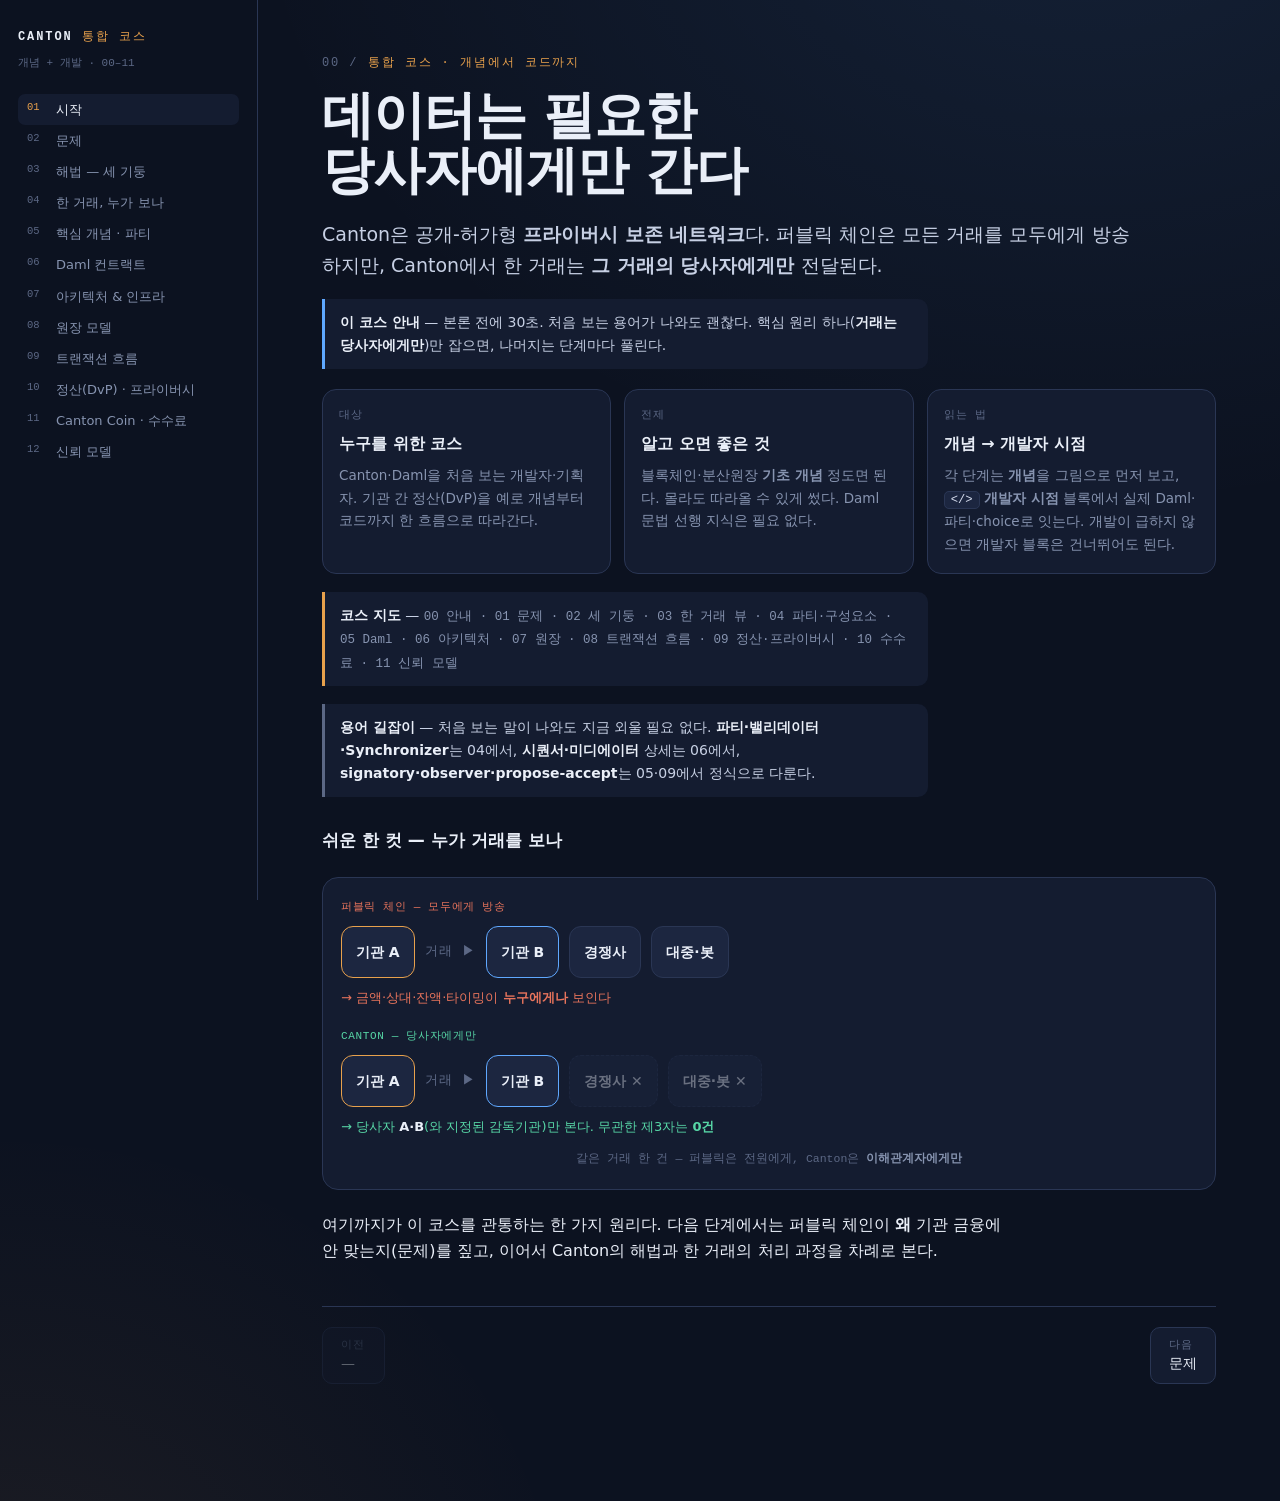
<file: wiki/course/index.html>
<!doctype html>
<html lang="ko">
<head>
<meta charset="utf-8">
<meta name="viewport" content="width=device-width, initial-scale=1">
<meta name="description" content="Canton Network 통합 코스 — 개념부터 코드까지 한 흐름으로(클릭형 DvP·신뢰모델·아키텍처).">
<title>Canton 통합 코스 — 개념 + 개발</title>
</head>
<body>
<style>
  :root{
    --ink:#0C1220; --surface:#141C30; --surface2:#1C2640; --line:#2A3654;
    --text:#EAEFF8; --muted:#8794B0; --faint:#5C6885;
    --a:#E8A14C; --b:#5FA8FF; --sealed:#404C6B; --ok:#57D6A6; --warn:#E8745C; --dev:#7FD1FF;
    --mono:ui-monospace,"SF Mono",SFMono-Regular,Menlo,Consolas,monospace;
    --sans:-apple-system,BlinkMacSystemFont,"Segoe UI",system-ui,Roboto,"Helvetica Neue",Arial,sans-serif;
  }
  *{box-sizing:border-box} html,body{margin:0}
  body{background:radial-gradient(120% 80% at 85% -10%,rgba(95,168,255,.10),transparent 55%),radial-gradient(90% 70% at 0% 110%,rgba(232,161,76,.08),transparent 50%),var(--ink); color:var(--text); font-family:var(--sans); -webkit-font-smoothing:antialiased; line-height:1.64}
  a{color:var(--b)}
  .wrap{display:grid; grid-template-columns:258px 1fr; min-height:100vh; max-width:1340px; margin:0 auto}

  .rail{border-right:1px solid var(--line); padding:28px 18px 40px; position:sticky; top:0; align-self:start; height:100vh; overflow:auto}
  .brand{font-family:var(--mono); font-size:12px; letter-spacing:.16em; color:var(--a); text-transform:uppercase} .brand b{color:var(--text); font-weight:600}
  .brand-sub{font-family:var(--mono); font-size:11px; color:var(--faint); margin-top:6px}
  .steps{list-style:none; margin:22px 0 0; padding:0; counter-reset:s}
  .steps button{width:100%; text-align:left; background:none; border:0; color:var(--muted); font-family:var(--sans); font-size:13px; padding:7px 9px 7px 38px; position:relative; border-radius:7px; cursor:pointer; line-height:1.32}
  .steps button::before{counter-increment:s; content:counter(s,decimal-leading-zero); position:absolute; left:9px; top:7px; font-family:var(--mono); font-size:10.5px; color:var(--faint)}
  .steps button:hover,.steps button[aria-current="true"]{color:var(--text); background:var(--surface)}
  .steps button[aria-current="true"]::before{color:var(--a)} .steps button[data-done="1"]::before{color:var(--ok)}
  .rail-foot{font-family:var(--mono); font-size:10px; color:var(--faint); margin-top:22px; line-height:1.7}

  .stage-area{padding:54px clamp(22px,5vw,76px) 120px; min-width:0}
  .stage{display:none; animation:rise .4s ease both} .stage.active{display:block}
  @keyframes rise{from{opacity:0; transform:translateY(10px)} to{opacity:1; transform:none}}
  .eyebrow{font-family:var(--mono); font-size:12px; letter-spacing:.16em; text-transform:uppercase; color:var(--a)} .eyebrow .n{color:var(--faint)}
  h1{font-size:clamp(30px,4.6vw,52px); line-height:1.07; letter-spacing:-.02em; margin:14px 0 0; font-weight:680}
  h2{font-size:clamp(23px,3.3vw,34px); line-height:1.13; letter-spacing:-.015em; margin:12px 0 0; font-weight:660}
  h3.sub{font-size:17px; font-weight:640; margin:30px 0 0; color:var(--text)}
  .lede{font-size:clamp(16px,1.7vw,19px); color:#C7D0E4; max-width:68ch; margin:20px 0 0}
  .body{margin-top:22px} .body p{max-width:68ch; color:#C2CBE0; margin:14px 0 0} .body p b{color:var(--text); font-weight:620}
  .body ul{max-width:68ch; margin:12px 0 0; padding-left:20px; color:#C2CBE0} .body li{margin:7px 0} .body li b{color:var(--text)}
  .k{font-family:var(--mono); font-size:.9em; background:var(--surface2); border:1px solid var(--line); padding:1px 6px; border-radius:5px; color:#D7DEEF}
  abbr[title]{text-decoration:underline dotted; text-decoration-color:var(--faint); text-underline-offset:3px; cursor:help}
  .tip-pop{position:absolute; z-index:60; max-width:300px; background:var(--surface2); color:var(--text); border:1px solid var(--line); border-radius:9px; padding:9px 12px; font-size:12.5px; line-height:1.5; box-shadow:0 8px 28px rgba(0,0,0,.45)}
  .note{max-width:68ch; margin:18px 0 0; padding:12px 15px; border-left:3px solid var(--a); background:var(--surface); border-radius:0 10px 10px 0; font-size:14px; color:#C7D0E4} .note b{color:var(--text)}
  .gtbl{width:100%; border-collapse:collapse; margin-top:14px; font-size:13px} .gtbl th,.gtbl td{border:1px solid var(--line); padding:8px 12px; text-align:left; vertical-align:top} .gtbl th{background:var(--surface2); color:var(--muted); font-family:var(--mono); font-size:11.5px; font-weight:600; letter-spacing:.04em} .gtbl td{color:#C2CBE0} .gtbl td b{color:var(--text)} .gtbl td .k{font-family:var(--mono); font-size:.92em; color:var(--dev)}

  .cards{display:grid; gap:13px; margin-top:20px} .c3{grid-template-columns:repeat(3,1fr)} .c2{grid-template-columns:repeat(2,1fr)}
  .card{background:var(--surface); border:1px solid var(--line); border-radius:14px; padding:16px 16px 18px}
  .card .tag{font-family:var(--mono); font-size:11px; letter-spacing:.08em; color:var(--faint); text-transform:uppercase}
  .card h3{margin:7px 0 0; font-size:16px; font-weight:640} .card p{margin:7px 0 0; font-size:13.5px; color:var(--muted)}
  .card .mit{margin-top:9px; padding-top:9px; border-top:1px dashed var(--line); font-size:12.5px; color:#AEB9D4} .card .mit b{color:var(--ok); font-family:var(--mono); font-size:11px}
  .card .tline{margin-top:8px; font-size:12.5px; line-height:1.55; color:#C2CBE0} .card .tline b{font-family:var(--mono); font-size:10px; letter-spacing:.06em; text-transform:uppercase; margin-right:6px; white-space:nowrap}
  .card .tline.trust b{color:var(--a)} .card .tline.no b{color:var(--b)}

  .dev{margin-top:20px; border:1px solid #2b4660; border-radius:14px; background:linear-gradient(180deg,rgba(127,209,255,.05),transparent 60%),var(--surface); overflow:hidden}
  .dev-h{display:flex; align-items:center; gap:9px; padding:11px 16px; border-bottom:1px solid #243b51; font-family:var(--mono); font-size:11px; letter-spacing:.1em; text-transform:uppercase; color:var(--dev)} .dev-h::before{content:"</>"; font-weight:700; letter-spacing:0}
  .dev-b{padding:15px 16px 17px} .dev-b p{margin:0; font-size:13.5px; color:#C2CBE0; max-width:68ch} .dev-b p+p{margin-top:10px}
  pre{margin:13px 0 0; background:var(--ink); border:1px solid var(--line); border-radius:10px; padding:13px 15px; overflow:auto; font-family:var(--mono); font-size:12.5px; line-height:1.6; color:#D7DEEF}
  pre .c{color:var(--faint)} pre .kw{color:var(--a)} pre .id{color:var(--dev)} pre .s{color:var(--ok)}
  .kv{display:grid; grid-template-columns:auto 1fr; gap:5px 14px; margin-top:12px; font-family:var(--mono); font-size:12.5px} .kv dt{color:var(--faint)} .kv dd{margin:0; color:#D7DEEF}
  .vcards{display:grid; grid-template-columns:repeat(3,1fr); gap:12px; margin-top:14px}
  .vcard{border:1.5px solid var(--line); border-radius:12px; background:var(--ink); overflow:hidden}
  .vcard.A{border-color:var(--a)} .vcard.B{border-color:var(--b)} .vcard.R{border-color:var(--ok)}
  .vcard .vh{padding:9px 13px; border-bottom:1px solid var(--line); font-size:12.5px; font-weight:620}
  .vcard.A .vh{color:var(--a)} .vcard.B .vh{color:var(--b)} .vcard.R .vh{color:var(--ok)}
  .vcard .vbody{font-family:var(--mono); font-size:11.5px; line-height:1.6; color:#D7DEEF; padding:11px 13px; white-space:pre}
  .vcard .vbody .me{color:var(--ok)} .vcard .vbody .c{color:var(--faint)}
  .vcard .role{padding:9px 13px; border-top:1px dashed var(--line); font-family:var(--mono); font-size:11.5px; color:var(--muted)} .vcard .role b{color:var(--text)}
  @media (max-width:920px){ .vcards{grid-template-columns:1fr} }

  .nav{display:flex; justify-content:space-between; gap:12px; margin-top:42px; border-top:1px solid var(--line); padding-top:20px}
  .nav button{background:var(--surface); border:1px solid var(--line); color:var(--text); font-family:var(--sans); font-size:14px; padding:11px 18px; border-radius:10px; cursor:pointer; max-width:46%; display:flex; flex-direction:column; gap:2px; line-height:1.25}
  .nav button:hover:not(:disabled){border-color:var(--a)} .nav button:disabled{opacity:.35; cursor:default}
  .nav .dir{font-family:var(--mono); font-size:10.5px; letter-spacing:.12em; color:var(--faint); text-transform:uppercase} .nav .t-next{text-align:right}

  .fig{margin-top:22px; background:var(--surface); border:1px solid var(--line); border-radius:16px; padding:20px 18px}
  .fig-cap{font-family:var(--mono); font-size:11.5px; color:var(--faint); margin-top:13px; text-align:center} .fig-cap b{color:var(--muted)}
  .seqwrap{overflow-x:auto}
  .net{display:flex; align-items:center; justify-content:center; flex-wrap:wrap}
  .net .box{border:1.5px solid var(--line); border-radius:12px; background:var(--surface2); padding:12px 14px; text-align:center} .net .box.amber{border-color:var(--a)} .net .box.azure{border-color:var(--b)}
  .net .box .t{font-size:14px; font-weight:620} .net .box .s{font-size:11.5px; color:var(--muted); margin-top:3px; font-family:var(--mono)}
  .net .link{width:54px; height:2px; background:linear-gradient(90deg,var(--a),var(--faint))} .net .link.r{background:linear-gradient(90deg,var(--faint),var(--b))}
  .net .sync{border:1.5px dashed var(--faint); border-radius:12px; padding:13px 15px; text-align:center; background:rgba(64,76,107,.12)} .net .sync .t{font-size:14px; font-weight:620} .net .sync .s{font-size:11px; color:var(--muted); margin-top:3px; font-family:var(--mono)}
  .pillars{display:grid; grid-template-columns:repeat(3,1fr); gap:12px}
  .pillar{border:1px solid var(--line); border-radius:13px; padding:15px; background:var(--surface2)} .pillar .pn{font-family:var(--mono); font-size:11px; color:var(--a)} .pillar h4{margin:6px 0 0; font-size:14.5px; font-weight:640} .pillar p{margin:6px 0 0; font-size:12.5px; color:var(--muted)}
  .pillars-sum{margin-top:11px; text-align:center; font-family:var(--mono); font-size:12.5px; color:var(--ok)}
  .arch{display:grid; grid-template-columns:1fr 1fr; gap:13px} .arch .col{background:var(--surface2); border:1px solid var(--line); border-radius:14px; padding:16px}
  .arch .col .role{font-family:var(--mono); font-size:11px; letter-spacing:.08em; text-transform:uppercase} .arch .col.coord .role{color:var(--a)} .arch .col.store .role{color:var(--b)}
  .arch .col h4{margin:6px 0 0; font-size:15px; font-weight:640} .arch .col ul{margin:10px 0 0; padding-left:17px; font-size:12.5px; color:var(--muted)} .arch .col li{margin:4px 0}
  .ledger{display:flex; align-items:center; justify-content:center; gap:16px; flex-wrap:wrap}
  .lcard{border:1.5px solid var(--line); border-radius:12px; padding:13px 15px; min-width:158px; text-align:center; background:var(--surface2)}
  .lcard.old{opacity:.55; border-style:dashed; position:relative} .lcard.old .x{position:absolute; inset:0; background:repeating-linear-gradient(45deg,transparent,transparent 7px,rgba(232,116,92,.25) 7px,rgba(232,116,92,.25) 9px); border-radius:12px}
  .lcard.new{border-color:var(--ok)} .lcard .st{font-family:var(--mono); font-size:11px} .lcard.old .st{color:var(--warn)} .lcard.new .st{color:var(--ok)} .lcard .t{font-size:14px; font-weight:620; margin-top:5px}
  .arrow{font-family:var(--mono); color:var(--faint); font-size:13px; letter-spacing:.08em}
  .vd{display:flex; flex-direction:column; align-items:center} .vd .tx{border:1.5px solid var(--text); border-radius:12px; padding:10px 18px; font-weight:620; font-size:14px}
  .vd .split{display:flex; gap:40px; justify-content:center; flex-wrap:wrap} .vd .leg{display:flex; flex-direction:column; align-items:center; padding-top:24px; position:relative} .vd .leg::before{content:""; position:absolute; top:0; height:24px; width:2px; background:var(--line)}
  .vd .view{border:1.5px solid var(--line); border-radius:10px; padding:8px 13px; font-size:13px; text-align:center; min-width:118px} .vd .view.va{border-color:var(--a)} .vd .view.vb{border-color:var(--b)} .vd .view.vx{border-color:var(--warn); border-style:dashed; opacity:.7} .vd .who{font-family:var(--mono); font-size:11px; color:var(--muted); margin-top:6px}

  /* ===== privacy: 3-node simultaneous detailed view ===== */
  .pv{margin-top:20px; background:var(--surface); border:1px solid var(--line); border-radius:16px; padding:18px 16px 20px}
  .pv-top{display:flex; align-items:center; gap:14px; flex-wrap:wrap; justify-content:space-between; border-bottom:1px solid var(--line); padding-bottom:14px}
  .pv-tx{font-family:var(--mono); font-size:13px; color:var(--text)} .pv-tx .b{color:var(--a)}
  .pv-run{background:var(--a); color:var(--ink); border:0; font-family:var(--sans); font-weight:600; font-size:13.5px; padding:9px 18px; border-radius:9px; cursor:pointer}
  .pv-run.ghost{background:none; border:1px solid var(--line); color:var(--muted); font-weight:500; margin-left:8px}
  .pv-sync{margin:14px 0; border:1.5px dashed var(--sealed); border-radius:12px; padding:12px 14px; background:rgba(64,76,107,.10); text-align:center; transition:border-color .4s,background .4s}
  .pv-sync.lit{border-color:var(--faint); background:rgba(64,76,107,.18)}
  .pv-sync .h{font-family:var(--mono); font-size:11px; letter-spacing:.06em; text-transform:uppercase; color:var(--faint)}
  .pv-sync .cipher{font-family:var(--mono); font-size:12.5px; color:#9fb0d6; margin-top:6px; word-break:break-all}
  .pv-sync .cipher .x{color:var(--warn)}
  .pv-nodes{display:grid; grid-template-columns:repeat(4,1fr); gap:10px}
  .pnode.V.lit{border-color:var(--ok)}
  .pnode{border:1.5px solid var(--line); border-radius:12px; background:var(--surface2); overflow:hidden; transition:border-color .4s,opacity .4s; opacity:.55}
  .pnode.lit{opacity:1}
  .pnode.A.lit{border-color:var(--a)} .pnode.B.lit{border-color:var(--b)} .pnode.X.lit{border-color:var(--warn)}
  .pnode .ph{padding:10px 13px; border-bottom:1px solid var(--line); display:flex; justify-content:space-between; align-items:baseline}
  .pnode .ph .nm{font-size:13.5px; font-weight:620} .pnode .ph .pt{font-family:var(--mono); font-size:10.5px; color:var(--faint)}
  .pnode .pq{font-family:var(--mono); font-size:11px; color:var(--faint); padding:10px 13px 0}
  .pnode .pr{font-family:var(--mono); font-size:11.5px; line-height:1.55; color:#C9D2E8; padding:6px 13px 14px; min-height:96px; white-space:pre-wrap}
  .pnode .pr .cnt{color:var(--ok)} .pnode.X .pr .cnt{color:var(--warn)}
  .pnode .pr .muted{color:var(--faint)}
  .pv-cap{font-family:var(--mono); font-size:12px; color:var(--muted); margin-top:14px; text-align:center} .pv-cap b{color:var(--text)}
  .dvp{margin-top:20px; background:var(--surface); border:1px solid var(--line); border-radius:16px; padding:18px 16px 20px}
  .dvp-row{display:grid; grid-template-columns:1fr auto 1fr; gap:14px; align-items:center}
  .dparty{text-align:center}
  .dparty .dh{font-family:var(--mono); font-size:11px; letter-spacing:.06em; text-transform:uppercase} .dparty.A .dh{color:var(--a)} .dparty.B .dh{color:var(--b)}
  .dleg{margin-top:8px; border:1.5px solid var(--line); border-radius:12px; padding:14px; background:var(--surface2); font-size:15px; font-weight:620; transition:border-color .4s,background .4s}
  .dparty.A .dleg.lock{border-color:var(--a); background:#23304e} .dparty.B .dleg.lock{border-color:var(--b); background:#1f2c4a}
  .dstat{font-family:var(--mono); font-size:11px; font-weight:500; color:var(--muted); margin-top:7px} .dleg.lock .dstat{color:var(--text)}
  .dvenue{text-align:center; min-width:120px} .dvenue .dh{font-family:var(--mono); font-size:11px; color:var(--faint); text-transform:uppercase} .dvenue .dsub{font-size:11px; color:var(--muted); margin-top:3px; font-family:var(--mono)}
  .dswap{font-size:26px; color:var(--faint); margin-top:8px; transition:color .4s,transform .4s}
  .dvp[data-step="6"] .dswap,.dvp[data-step="7"] .dswap{color:var(--ok); transform:scale(1.18)}
  .dvp-banner{text-align:center; font-family:var(--mono); font-size:12px; color:var(--ok); margin-top:13px; min-height:16px; opacity:0; transition:opacity .4s}
  .dvp[data-step="6"] .dvp-banner,.dvp[data-step="7"] .dvp-banner{opacity:1}
  .dvp-result{margin-top:14px}
  .dvp-read{margin-top:15px; border-top:1px solid var(--line); padding-top:13px; display:flex; gap:14px; align-items:center; flex-wrap:wrap} .dvp-read .stepno{font-family:var(--mono); font-size:13px; color:var(--a); white-space:nowrap} .dvp-read .desc{font-size:14.5px; color:#C7D0E4; flex:1; min-width:200px} .dvp-read .desc b{color:var(--text)} .dvp-read .desc code{font-family:var(--mono); font-size:.9em; color:var(--dev)}
  .dvp-ctrl{display:flex; gap:10px; margin-top:14px; flex-wrap:wrap} .dvp-ctrl button{background:var(--a); color:var(--ink); border:0; font-family:var(--sans); font-weight:600; font-size:13.5px; padding:9px 18px; border-radius:9px; cursor:pointer} .dvp-ctrl button.ghost{background:none; border:1px solid var(--line); color:var(--muted); font-weight:500} .dvp-ctrl button:disabled{opacity:.35; cursor:default}
  @media(max-width:920px){ .dvp-row{grid-template-columns:1fr} }
  .synrow{display:flex; gap:10px; margin-top:10px}
  .syncpart{flex:1 1 0; border:1.5px dashed var(--line); border-radius:10px; padding:9px 10px; text-align:center; background:rgba(64,76,107,.10)}
  .syncpart .sh{font-family:var(--mono); font-size:12px; font-weight:600; color:var(--muted)} .syncpart .ss{font-family:var(--mono); font-size:10.5px; color:var(--faint); margin-top:3px}
  @keyframes seqGlow{0%,100%{border-color:var(--line); box-shadow:none} 25%,70%{border-color:var(--a); box-shadow:0 0 0 3px rgba(232,161,76,.22)}}
  @keyframes nodeGlow{0%,100%{box-shadow:none} 14%,42%{box-shadow:0 0 0 3px rgba(127,209,255,.18)}}
  @keyframes medGlow{0%,48%,100%{border-color:var(--line); box-shadow:none} 62%,90%{border-color:var(--dev); box-shadow:0 0 0 3px rgba(127,209,255,.22)}}
  .dvp.glow-seq .syncpart.seq{animation:seqGlow .9s ease both}
  .dvp.glow-conf .pnode.signing{animation:nodeGlow 1.2s ease both}
  .dvp.glow-conf .syncpart.med{animation:medGlow 1.2s ease both}
  .dvp[data-phase="confirm"] .syncpart.seq{border-color:var(--a)} .dvp[data-phase="confirm"] .syncpart.seq .sh{color:var(--a)}
  .pnode .psign{display:none; width:100%; margin-top:10px; background:var(--dev); color:var(--ink); border:0; font-family:var(--sans); font-weight:650; font-size:12px; padding:8px 10px; border-radius:8px; cursor:pointer}
  .pnode .psign:hover{filter:brightness(1.08)}
  .pnode .psigned{display:none; margin-top:10px; padding:8px 10px; font-family:var(--mono); font-size:11.5px; color:var(--ok); text-align:center}
  .dvp[data-phase="confirm"] .pnode .pbtn{display:none}
  .dvp[data-phase="confirm"] .pnode.signing:not(.signed) .psign{display:block}
  .dvp[data-phase="confirm"] .pnode.signing.signed .psigned{display:block}
  .pnode.signed{animation:nodeGlow 1s ease both}
  .dvp-flow{min-height:20px; margin:8px 0 2px; text-align:center; font-family:var(--mono); font-size:11.5px; color:var(--muted); opacity:0; transition:opacity .3s} .dvp-flow.show{opacity:1}
  .dvp-flow .fa{display:inline-block; margin-right:7px; font-weight:700}
  @keyframes flowDown{0%{transform:translateY(-5px);opacity:.35}50%{opacity:1}100%{transform:translateY(6px);opacity:.35}}
  .dvp-flow.down .fa{animation:flowDown .9s ease infinite}
  @media(prefers-reduced-motion:reduce){ .dvp.glow-seq .syncpart.seq,.dvp.glow-conf .syncpart.med,.pnode.signed,.dvp-flow.down .fa{animation:none} }
  .pnode.signing .ph .nm{font-weight:800}
  .pnode.signing .ph .nm::after{content:" · 이해관계자"; color:var(--dev); font-weight:600; font-size:10.5px}
  .pnode{display:flex; flex-direction:column} .pnode .pr{flex:1}
  .pbtn{display:block; width:100%; margin-top:10px; background:var(--a); color:var(--ink); border:0; font-family:var(--sans); font-weight:600; font-size:12.5px; padding:8px 10px; border-radius:8px; cursor:pointer}
  .pnode.B .pbtn:not(:disabled){background:var(--b)} .pnode.V .pbtn:not(:disabled){background:var(--ok)}
  .pbtn:disabled{background:transparent; color:var(--faint); border:1px solid var(--line); cursor:default}
  .pbtn:not(:disabled):hover{filter:brightness(1.08)}
  .dvp-reset{margin-left:auto; background:none; border:1px solid var(--line); color:var(--muted); font-family:var(--sans); font-size:12.5px; padding:7px 14px; border-radius:8px; cursor:pointer}
  .dvp-code-wrap{margin-top:12px} .ccap{font-family:var(--mono); font-size:10.5px; letter-spacing:.06em; text-transform:uppercase; color:var(--faint)} .dvp-code-wrap pre{margin-top:6px}

  /* lifecycle */
  .life{margin-top:20px; background:var(--surface); border:1px solid var(--line); border-radius:16px; padding:18px 16px 20px}
  .life-map{display:grid; grid-template-columns:1fr auto 1fr; gap:13px; align-items:center}
  .side{display:flex; flex-direction:column; gap:8px} .side .side-h{font-family:var(--mono); font-size:11px; letter-spacing:.06em; text-transform:uppercase; text-align:center} .side.A .side-h{color:var(--a)} .side.B .side-h{color:var(--b)}
  .ln{border:1.5px solid var(--line); border-radius:11px; padding:9px 11px; background:var(--surface2); text-align:center; transition:border-color .3s,box-shadow .3s,background .3s} .ln .lt{font-size:13px; font-weight:600} .ln .ls{font-size:11px; color:var(--muted); margin-top:2px; font-family:var(--mono)}
  .ln.hot{border-color:var(--a); background:#23304e; box-shadow:0 0 0 3px rgba(232,161,76,.15)} .side.B .ln.hot{border-color:var(--b); box-shadow:0 0 0 3px rgba(95,168,255,.15)}
  .center{display:flex; flex-direction:column; gap:8px; align-items:center; min-width:128px} .sync-h{font-family:var(--mono); font-size:11px; color:var(--faint); letter-spacing:.06em; text-transform:uppercase}
  .ln.sync{border-style:dashed} .ln.sync.hot{border-color:var(--text); background:#222c46; box-shadow:0 0 0 3px rgba(234,239,248,.10)}
  .life-read{margin-top:16px; border-top:1px solid var(--line); padding-top:14px; display:flex; gap:14px} .life-read .stepno{font-family:var(--mono); font-size:13px; color:var(--a); white-space:nowrap; padding-top:2px} .life-read .desc{font-size:14.5px; color:#C7D0E4} .life-read .desc b{color:var(--text)}
  .life-ctrl{display:flex; gap:10px; align-items:center; margin-top:14px; flex-wrap:wrap}
  .life-ctrl button{background:var(--a); color:var(--ink); border:0; font-family:var(--sans); font-weight:600; font-size:13.5px; padding:9px 18px; border-radius:9px; cursor:pointer} .life-ctrl button.ghost{background:none; border:1px solid var(--line); color:var(--muted); font-weight:500} .life-ctrl button:disabled{opacity:.35; cursor:default}
  .seal-tag{display:inline-block; margin-left:6px; font-family:var(--mono); font-size:10.5px; color:var(--sealed); border:1px solid var(--sealed); border-radius:6px; padding:1px 6px}

  .seqbar{display:flex; gap:6px; margin-top:14px}
  .seqstep{flex:1 1 0; min-width:0; border:1px solid var(--line); border-radius:8px; padding:7px 6px; background:var(--surface2); opacity:.4; transition:opacity .3s,border-color .3s; text-align:center}
  .seqstep.on{opacity:1; border-color:var(--a)}
  .seqstep .sn{font-family:var(--mono); font-size:11px; color:var(--faint)} .seqstep.on .sn{color:var(--a)}
  .seqstep .sc{font-family:var(--mono); font-size:10px; color:var(--muted); margin-top:3px; line-height:1.25} .seqstep.on .sc{color:var(--dev)}
  @media(max-width:920px){ .seqbar{flex-wrap:wrap} .seqstep{flex:1 1 28%} }
  .seq{margin-top:14px; display:flex; flex-direction:column; gap:8px}
  .seqrow{display:grid; grid-template-columns:88px 1fr; gap:12px; align-items:start; border:1px solid var(--line); border-radius:11px; padding:11px 13px; background:var(--surface2); opacity:.45; transition:opacity .3s,border-color .3s} .seqrow.on{opacity:1; border-color:var(--a)}
  .seqrow .actor{font-family:var(--mono); font-size:11px; color:var(--a); padding-top:2px} .seqrow .what code{font-family:var(--mono); font-size:12.5px; color:var(--dev)} .seqrow .what .d{color:var(--muted); font-size:12.5px; margin-top:3px}

  .pbar{position:fixed; top:0; left:0; height:2px; background:var(--a); width:0; transition:width .35s; z-index:20}
  @media (max-width:920px){
    .wrap{grid-template-columns:1fr}
    .rail{position:static; height:auto; border-right:0; border-bottom:1px solid var(--line); padding:16px 18px}
    .steps{display:flex; gap:4px; overflow:auto; margin-top:12px} .steps li{flex:0 0 auto} .steps button{padding:7px 11px; white-space:nowrap} .steps button::before{display:none}
    .rail-foot{display:none} .stage-area{padding:32px 18px 92px}
    .c3,.c2,.pillars,.arch,.pv-nodes{grid-template-columns:1fr} .life-map{grid-template-columns:1fr; gap:16px}
  }
  @media (prefers-reduced-motion:reduce){*{animation:none!important; transition:none!important}}
  :focus-visible{outline:2px solid var(--a); outline-offset:2px; border-radius:6px}
</style>

<div class="pbar" id="pbar"></div>
<div class="wrap">
  <nav class="rail" aria-label="코스 단계">
    <div class="brand"><b>Canton</b> 통합 코스</div>
    <div class="brand-sub">개념 + 개발 · 00–11</div>
    <ol class="steps" id="steps"></ol>
  </nav>

  <main class="stage-area" id="stageArea">

    <!-- 00 -->
    <section class="stage active" data-title="시작">
      <div class="eyebrow"><span class="n">00 /</span> 통합 코스 · 개념에서 코드까지</div>
      <h1>데이터는 필요한<br>당사자에게만 간다</h1>
      <p class="lede">Canton은 공개-허가형 <b>프라이버시 보존 네트워크</b>다. 퍼블릭 체인은 모든 거래를 모두에게 방송하지만, Canton에서 한 거래는 <b>그 거래의 당사자에게만</b> 전달된다.</p>

      <div class="note" style="border-left-color:var(--b)"><b>이 코스 안내</b> — 본론 전에 30초. 처음 보는 용어가 나와도 괜찮다. 핵심 원리 하나(<b>거래는 당사자에게만</b>)만 잡으면, 나머지는 단계마다 풀린다.</div>
      <div class="cards c3">
        <div class="card"><div class="tag">대상</div><h3>누구를 위한 코스</h3><p>Canton·Daml을 처음 보는 개발자·기획자. 기관 간 정산(DvP)을 예로 개념부터 코드까지 한 흐름으로 따라간다.</p></div>
        <div class="card"><div class="tag">전제</div><h3>알고 오면 좋은 것</h3><p>블록체인·분산원장 <b>기초 개념</b> 정도면 된다. 몰라도 따라올 수 있게 썼다. Daml 문법 선행 지식은 필요 없다.</p></div>
        <div class="card"><div class="tag">읽는 법</div><h3>개념 → 개발자 시점</h3><p>각 단계는 <b>개념</b>을 그림으로 먼저 보고, <span class="k">&lt;/&gt;</span> <b>개발자 시점</b> 블록에서 실제 Daml·파티·choice로 잇는다. 개발이 급하지 않으면 개발자 블록은 건너뛰어도 된다.</p></div>
      </div>
      <div class="note"><b>코스 지도</b> — <span style="font-family:var(--mono);font-size:12.5px;color:var(--muted)">00 안내 · 01 문제 · 02 세 기둥 · 03 한 거래 뷰 · 04 파티·구성요소 · 05 Daml · 06 아키텍처 · 07 원장 · 08 트랜잭션 흐름 · 09 정산·프라이버시 · 10 수수료 · 11 신뢰 모델</span></div>
      <div class="note" style="border-left-color:var(--faint)"><b>용어 길잡이</b> — 처음 보는 말이 나와도 지금 외울 필요 없다. <b>파티·밸리데이터·Synchronizer</b>는 04에서, <b>시퀀서·미디에이터</b> 상세는 06에서, <b>signatory·observer·propose-accept</b>는 05·09에서 정식으로 다룬다.</div>

      <h3 class="sub">쉬운 한 컷 — 누가 거래를 보나</h3>
      <div class="fig">
        <div style="display:grid; gap:18px">
          <div>
            <div style="font-family:var(--mono);font-size:11px;letter-spacing:.06em;text-transform:uppercase;color:var(--warn)">퍼블릭 체인 — 모두에게 방송</div>
            <div class="net" style="justify-content:flex-start;gap:10px;margin-top:10px;flex-wrap:wrap">
              <span class="box amber"><span class="t">기관 A</span></span>
              <span class="arrow">거래 ▶</span>
              <span class="box azure"><span class="t">기관 B</span></span>
              <span class="box"><span class="t">경쟁사</span></span>
              <span class="box"><span class="t">대중·봇</span></span>
            </div>
            <div style="font-size:13px;color:var(--warn);margin-top:9px">→ 금액·상대·잔액·타이밍이 <b style="color:var(--warn)">누구에게나</b> 보인다</div>
          </div>
          <div>
            <div style="font-family:var(--mono);font-size:11px;letter-spacing:.06em;text-transform:uppercase;color:var(--ok)">Canton — 당사자에게만</div>
            <div class="net" style="justify-content:flex-start;gap:10px;margin-top:10px;flex-wrap:wrap">
              <span class="box amber"><span class="t">기관 A</span></span>
              <span class="arrow">거래 ▶</span>
              <span class="box azure"><span class="t">기관 B</span></span>
              <span class="box" style="opacity:.4;border-style:dashed"><span class="t">경쟁사 ✕</span></span>
              <span class="box" style="opacity:.4;border-style:dashed"><span class="t">대중·봇 ✕</span></span>
            </div>
            <div style="font-size:13px;color:var(--ok);margin-top:9px">→ 당사자 <b style="color:var(--text)">A·B</b>(와 지정된 감독기관)만 본다. 무관한 제3자는 <b style="color:var(--ok)">0건</b></div>
          </div>
        </div>
        <div class="fig-cap">같은 거래 한 건 — 퍼블릭은 전원에게, Canton은 <b>이해관계자에게만</b></div>
      </div>

      <p class="body" style="max-width:68ch">여기까지가 이 코스를 관통하는 한 가지 원리다. 다음 단계에서는 퍼블릭 체인이 <b>왜</b> 기관 금융에 안 맞는지(문제)를 짚고, 이어서 Canton의 해법과 한 거래의 처리 과정을 차례로 본다.</p>
      <div class="nav"></div>
    </section>

    <!-- 01 문제 -->
    <section class="stage" data-title="문제">
      <div class="eyebrow"><span class="n">01 /</span> 풀어야 할 문제</div>
      <h2>공개가 기본이면 기관은 못 쓴다</h2>
      <div class="body">
        <p>퍼블릭 블록체인의 힘은 모두가 같은 장부를 검증한다는 데 있다. 그 대가가 <b>완전한 투명성</b>이다 — 거래 금액, 거래 상대, 잔액, 타이밍이 누구에게나 보인다. 거래 패턴만 모아도 그 기관의 포지션과 전략이 드러나기 때문에, 이 투명성은 기관 금융에서 강점이 아니라 결격 사유가 된다. 게다가 주소는 익명이라 "<b>KYC를 통과한 상대와만 거래</b>" 같은 규제 요건을 강제하기도 어렵다.</p>
        <div class="fig">
          <div class="seqwrap">
            <svg viewBox="0 0 680 296" role="img" aria-label="퍼블릭 체인에서 한 거래가 모두에게 공개되는 시퀀스 다이어그램" style="width:100%; min-width:560px; height:auto; font-family:var(--sans)">
              <defs>
                <marker id="ah" markerWidth="10" markerHeight="10" refX="7.5" refY="3" orient="auto"><path d="M0,0 L8,3 L0,6 z" fill="#5FA8FF"/></marker>
                <marker id="ahw" markerWidth="10" markerHeight="10" refX="7.5" refY="3" orient="auto"><path d="M0,0 L8,3 L0,6 z" fill="#E8745C"/></marker>
              </defs>
              <g font-size="12.5" fill="#EAEFF8" text-anchor="middle">
                <rect x="25" y="8" width="120" height="34" rx="9" fill="#1C2640" stroke="#E8A14C"/><text x="85" y="30">기관 A</text>
                <rect x="195" y="8" width="120" height="34" rx="9" fill="#1C2640" stroke="#E8745C"/><text x="255" y="30">퍼블릭 원장</text>
                <rect x="370" y="8" width="120" height="34" rx="9" fill="#1C2640" stroke="#2A3654"/><text x="430" y="30">경쟁 기관</text>
                <rect x="535" y="8" width="130" height="34" rx="9" fill="#1C2640" stroke="#2A3654"/><text x="600" y="30">일반 대중·봇</text>
              </g>
              <g stroke="#5C6885" stroke-dasharray="3 5" opacity="0.85">
                <line x1="85" y1="42" x2="85" y2="284"/><line x1="255" y1="42" x2="255" y2="284"/>
                <line x1="430" y1="42" x2="430" y2="284"/><line x1="600" y1="42" x2="600" y2="284"/>
              </g>
              <g font-size="11.5" font-family="monospace">
                <text x="170" y="80" text-anchor="middle" fill="#9fb0d6">① 송금 제출 (A→B 100)</text>
                <line x1="85" y1="90" x2="251" y2="90" stroke="#5FA8FF" stroke-width="1.5" marker-end="url(#ah)"/>
                <text x="343" y="140" text-anchor="middle" fill="#E8745C">② 거래 전체 공개</text>
                <line x1="255" y1="150" x2="426" y2="150" stroke="#E8745C" stroke-width="1.5" marker-end="url(#ahw)"/>
                <text x="428" y="198" text-anchor="middle" fill="#E8745C">③ 거래 전체 공개</text>
                <line x1="255" y1="208" x2="596" y2="208" stroke="#E8745C" stroke-width="1.5" marker-end="url(#ahw)"/>
              </g>
              <rect x="150" y="246" width="430" height="34" rx="8" fill="rgba(232,116,92,.08)" stroke="#E8745C" stroke-dasharray="4 3"/>
              <text x="365" y="267" text-anchor="middle" font-size="11.5" font-family="monospace" fill="#E8745C">한 번 올리면 누구나 본다 — 막을 방법이 없다</text>
            </svg>
          </div>
          <div class="fig-cap">퍼블릭 체인: 한 번 제출 → <b>모두에게 공개</b>. 금액·상대·잔액이 그대로 드러난다</div>
        </div>
        <div class="note"><b>핵심 딜레마</b> — 가리면 다른 참여자가 검증할 수 없고, 검증하게 하려면 드러나야 한다. 프라이버시 ↔ 무결성, 지금까지는 둘 중 하나를 골라야 했다.</div>
      </div>
      <div class="nav"></div>
    </section>

    <!-- 02 해법 -->
    <section class="stage" data-title="해법 — 세 기둥">
      <div class="eyebrow"><span class="n">02 /</span> Canton의 해법</div>
      <h2>세 기둥으로 둘을 동시에</h2>
      <div class="body">
        <p>Canton의 발상은 "<b>거래를 통째로 공유하지 말고, 검증에 필요한 사람에게 필요한 조각만 주자</b>"는 것이다. 이를 세 가지 아키텍처 기둥으로 구현하는데, 셋은 상호 의존적이라 따로는 성립하지 않는다.</p>
        <div class="fig">
          <div class="pillars">
            <div class="pillar"><div class="pn">기둥 1</div><h4>부분 트랜잭션 프라이버시</h4><p>거래를 <b>뷰</b>(각 당사자의 몫)로 분해. 트랜잭션 자체가 누가 무엇을 보는지 정의한다. (08단계에서 상세)</p></div>
            <div class="pillar"><div class="pn">기둥 2</div><h4>이해관계자 합의 증명</h4><p>전역 검증이 아니라 <b>그 거래의 이해관계자만</b> 검증·확인한다. 전역 공개 없이도 무결성이 서고, 무관한 노드는 부담이 없다.</p></div>
            <div class="pillar"><div class="pn">기둥 3</div><h4>가시성 없는 동기화</h4><p>Synchronizer(시퀀서+미디에이터)가 <b>내용을 못 본 채</b> 순서와 확인만 맞춘다 — 암호봉투만 다룬다.</p></div>
          </div>
          <div class="pillars-sum">→ 프라이버시 + 무결성 동시. 프라이버시가 정책이 아니라 암호학적으로 강제된다</div>
        </div>
        <p>마지막 기둥이 특히 중요하다. Synchronizer는 자기가 순서를 매기는 거래의 <b>내용을 읽지 못하므로 부정행위 자체가 불가능</b>하다 — 순서·타임스탬프·라우팅은 알지만 금액·상대는 암호화돼 있다. "믿을 수 있는 중개자"가 아니라 "믿을 필요가 없는 중개자"인 셈이다.</p>
      </div>
      <div class="nav"></div>
    </section>

    <!-- 03 한 거래, 누가 보나 -->
    <section class="stage" data-title="한 거래, 누가 보나">
      <div class="eyebrow"><span class="n">03 /</span> 한 거래, 누가 보나</div>
      <h2>한 거래가 처리되는 전 과정 (미리보기)</h2>
      <p class="lede">앞 단계의 <b>세 기둥</b>이 한 거래에서 실제로 어떻게 도는지, 처리 단계까지 펼치면 아래처럼 된다. <b>지금 전부 이해할 필요는 없다</b> — 제출·순서화·뷰 전달·확인·커밋의 각 조각은 뒤 단계(06·08·09)에서 하나씩 푼다. 우선 "같은 거래인데 노드마다 받는 게 다르다"만 눈에 담으면 된다.</p>
      <div class="fig">
        <div class="seqwrap">
          <svg viewBox="0 0 880 458" role="img" aria-label="Canton 거래 시퀀스: 제출·순서화·뷰 전달·검증·확인·확정·커밋, 시퀀서·미디에이터의 자체 작업 포함" style="width:100%; min-width:720px; height:auto; font-family:var(--sans)">
              <defs>
                <marker id="ahA" markerWidth="10" markerHeight="10" refX="7.5" refY="3" orient="auto"><path d="M0,0 L8,3 L0,6 z" fill="#E8A14C"/></marker>
                <marker id="ahB" markerWidth="10" markerHeight="10" refX="7.5" refY="3" orient="auto"><path d="M0,0 L8,3 L0,6 z" fill="#5FA8FF"/></marker>
                <marker id="ahR" markerWidth="10" markerHeight="10" refX="7.5" refY="3" orient="auto"><path d="M0,0 L8,3 L0,6 z" fill="#57D6A6"/></marker>
                <marker id="ahF" markerWidth="9" markerHeight="9" refX="6.5" refY="3" orient="auto"><path d="M0,0 L7,3 L0,6 z" fill="#7E8AA6"/></marker>
              </defs>
              <g font-size="12" fill="#EAEFF8" text-anchor="middle">
                <rect x="14" y="10" width="112" height="34" rx="9" fill="#1C2640" stroke="#E8A14C"/><text x="70" y="32">기관 A</text>
                <rect x="156" y="10" width="108" height="34" rx="9" fill="#1C2640" stroke="#5C6885" stroke-dasharray="4 3"/><text x="210" y="32">시퀀서</text>
                <rect x="296" y="10" width="108" height="34" rx="9" fill="#1C2640" stroke="#5C6885" stroke-dasharray="4 3"/><text x="350" y="32">미디에이터</text>
                <rect x="448" y="10" width="104" height="34" rx="9" fill="#1C2640" stroke="#5FA8FF"/><text x="500" y="32">기관 B</text>
                <rect x="584" y="10" width="112" height="34" rx="9" fill="#1C2640" stroke="#57D6A6"/><text x="640" y="27">감독기관</text><text x="640" y="39" font-size="9" fill="#8794B0">관찰자</text>
                <rect x="732" y="10" width="116" height="34" rx="9" fill="#1C2640" stroke="#E8745C" stroke-dasharray="4 3"/><text x="790" y="32">제3자(무관)</text>
              </g>
              <text x="280" y="60" text-anchor="middle" font-size="10" font-family="monospace" fill="#5C6885">⎯ Synchronizer ⎯</text>
              <g stroke="#5C6885" stroke-dasharray="3 5" opacity="0.85">
                <line x1="70" y1="68" x2="70" y2="396"/><line x1="210" y1="68" x2="210" y2="396"/><line x1="350" y1="68" x2="350" y2="396"/>
                <line x1="500" y1="68" x2="500" y2="396"/><line x1="640" y1="68" x2="640" y2="396"/><line x1="790" y1="68" x2="790" y2="396"/>
              </g>
              <g font-size="11" font-family="monospace">
                <text x="140" y="83" text-anchor="middle" fill="#9fb0d6">① 합의된 거래 제출</text>
                <text x="140" y="95" text-anchor="middle" font-size="10" fill="#7E8AA6">(수신자별 암호화)</text>
                <line x1="70" y1="100" x2="206" y2="100" stroke="#5FA8FF" stroke-width="1.5" marker-end="url(#ahB)"/>
                <path d="M210,108 h22 v14 h-18" fill="none" stroke="#7E8AA6" stroke-width="1.3" marker-end="url(#ahF)"/>
                <text x="238" y="120" text-anchor="start" fill="#9fb0d6">시퀀서: 전역 순서·타임스탬프 부여</text>
                <text x="140" y="150" text-anchor="middle" fill="#E8A14C">뷰 → A</text>
                <line x1="210" y1="158" x2="74" y2="158" stroke="#E8A14C" stroke-width="1.5" marker-end="url(#ahA)"/>
                <text x="355" y="150" text-anchor="middle" fill="#5FA8FF">뷰 → B</text>
                <line x1="210" y1="158" x2="496" y2="158" stroke="#5FA8FF" stroke-width="1.5" marker-end="url(#ahB)"/>
                <text x="425" y="184" text-anchor="middle" fill="#57D6A6">뷰 → 감독기관 (관찰자)</text>
                <line x1="210" y1="192" x2="636" y2="192" stroke="#57D6A6" stroke-width="1.5" marker-end="url(#ahR)"/>
                <text x="500" y="218" text-anchor="middle" fill="#E8745C">무관한 제3자 — 0건</text>
                <line x1="210" y1="226" x2="770" y2="226" stroke="#E8745C" stroke-width="1.5" stroke-dasharray="5 4" opacity="0.7"/>
                <text x="786" y="231" fill="#E8745C" font-size="15" font-weight="700">&#10005;</text>
                <text x="400" y="256" text-anchor="middle" fill="#5C6885">── 각자 자기 키로 복호화 → 거래 검증 ──</text>
                <text x="196" y="288" text-anchor="middle" fill="#E8A14C">② A 확인(confirm)</text>
                <line x1="70" y1="296" x2="346" y2="296" stroke="#E8A14C" stroke-width="1.5" marker-end="url(#ahA)"/>
                <text x="432" y="288" text-anchor="middle" fill="#5FA8FF">② B 확인(confirm)</text>
                <line x1="500" y1="296" x2="354" y2="296" stroke="#5FA8FF" stroke-width="1.5" marker-end="url(#ahB)"/>
                <path d="M350,304 h22 v14 h-18" fill="none" stroke="#7E8AA6" stroke-width="1.3" marker-end="url(#ahF)"/>
                <text x="378" y="316" text-anchor="start" fill="#9fb0d6">미디에이터: 확인 취합 → 확정 판정(verdict)</text>
                <text x="210" y="346" text-anchor="middle" fill="#E8A14C">③ 확정·커밋</text>
                <line x1="350" y1="354" x2="74" y2="354" stroke="#E8A14C" stroke-width="1.5" marker-end="url(#ahA)"/>
                <text x="425" y="346" text-anchor="middle" fill="#5FA8FF">③ 확정·커밋</text>
                <line x1="350" y1="354" x2="496" y2="354" stroke="#5FA8FF" stroke-width="1.5" marker-end="url(#ahB)"/>
                <text x="495" y="380" text-anchor="middle" fill="#57D6A6">③ 확정·커밋</text>
                <line x1="350" y1="388" x2="636" y2="388" stroke="#57D6A6" stroke-width="1.5" marker-end="url(#ahR)"/>
              </g>
              <rect x="118" y="406" width="644" height="44" rx="8" fill="rgba(87,214,166,.07)" stroke="#2f5d4e" stroke-dasharray="4 3"/>
              <text x="440" y="425" text-anchor="middle" font-size="11" font-family="monospace" fill="#8fe0c4">확인(confirm)은 서명자 A·B 둘 다 — 관찰자(감독기관)는 결과만 받는다</text>
              <text x="440" y="441" text-anchor="middle" font-size="11" font-family="monospace" fill="#8fe0c4">커밋은 즉시·결정적 · 되돌림 없음</text>
            </svg>
        </div>
        <div class="fig-cap">한 거래 → <b>이해관계자에게만</b> 뷰 전달 → 각자 복호화·검증 → 확인 → 커밋. 제3자는 0건</div>
      </div>
      <div class="note"><b>①에서 제출되는 것</b> — A·B가 합의한 거래(Transfer)다. 두 서명자 컨트랙트는 한쪽이 단독으로 못 만들어 <b>propose-accept</b>로 합의한다(A 제안 → B 수락; 제안·수락 단계는 09에서). 합의된 거래가 제출되면 제출 노드가 이를 <b>수신자별 뷰로 암호화</b>해 시퀀서에 보낸다.</div>
      <div class="note"><b>가시성은 선택이다</b> — 위에서 <b>감독기관</b>은 <span class="k">observer</span>(관찰자)로 지정돼 자기 뷰를 받지만, 거래에 무관한 제3자는 0건이다. "제3자는 무조건 못 본다"가 아니라 <b>누가 볼지를 명시적으로 정한다</b>는 게 핵심 — 기본은 비공개, 공개는 열어 주는 것.</div>
      <h3 class="sub">뷰(view)란?</h3>
      <p class="body" style="max-width:68ch"><b>뷰는 한 거래에서 내가 이해관계자로 적혀 있어 받게 되는 부분</b>이다. 거래 전체가 통째로 오는 게 아니라, 자신과 관련된 조각만 받는다. "누가 이해관계자인가"는 컨트랙트의 <span class="k">signatory</span>·<span class="k">observer</span> 선언이 정한다 — 거기 적힌 파티만 뷰를 받고, 없는 제3자는 0건이다.</p>
      <div class="dev"><div class="dev-h">개발자 시점 — 뷰는 누가 받나 (signatory / observer) · 급하지 않으면 건너뛰어도 됨</div><div class="dev-b">
        <p>위 다이어그램은 사실 이 선언을 그린 것이다. <span class="kw">signatory</span>·<span class="kw">observer</span>에 적힌 파티만 이 컨트랙트의 뷰를 받는다.</p>
        <pre><span class="kw">template</span> Transfer <span class="kw">with</span>
    payer     : Party      <span class="c">-- 기관 A</span>
    payee     : Party      <span class="c">-- 기관 B</span>
    amount    : Decimal
    regulator : Party      <span class="c">-- 감독기관</span>
  <span class="kw">where</span>
    <span class="kw">signatory</span> payer, payee        <span class="c">-- A·B 둘 다 서명자 → 둘 다 동의·확인</span>
    <span class="kw">observer</span>  regulator           <span class="c">-- 감독기관: 열람만</span>
    <span class="c">-- 여기 없는 제3자 → 뷰 없음 (0건)</span></pre>
        <p>payer(A)·payee(B)·regulator(감독기관)가 이해관계자라 각자 자기 뷰를 받는다. 감독기관을 빼면(=observer에서 제거) 그 순간 감독기관도 0건이 된다 — <b>가시성은 이 선언으로 정해진다.</b></p>
        <p><b>왜 A·B 둘 다 서명자인가?</b> 이 거래는 양쪽의 동의가 필요한 합의라 <span class="k">signatory payer, payee</span> — A·B 모두 권한자다. 그래서 <b>A·B 둘 다 confirm</b>한다. 다만 두 서명자 컨트랙트는 한쪽이 단독으로 못 만드니, A가 제안하고 B가 수락하는 <b>propose-accept</b>로 합의해 생성한다(09 정산의 <span class="k">SettlementProposal</span>: <span class="k">signatory approvers</span> + <span class="k">_Accept</span>가 승인자 추가).</p>
        <p>반면 <b>감독기관은 관찰자(observer)</b>라 뷰는 받지만 <b>confirm하지 않는다</b> — 확인은 권한이 필요한 서명자만 한다. 그래서 다이어그램에서 A·B는 확인하고, 감독기관은 결과만 받는다.</p>
        <p>그래서 A와 B가 실제로 받는 뷰는 이런 컨트랙트 형태다(같은 데이터, 역할만 다름):</p>
        <div class="vcards">
          <div class="vcard A">
            <div class="vh">기관 A가 받은 뷰</div>
            <div class="vbody">Transfer @00a1f2e7…
  payer     "domestic_bank_…"      <span class="me">// 나(A)</span>
  payee     "overseas_bank_…"
  amount    "100"
  regulator "regulator_…"</div>
            <div class="role">내 역할: <b>signatory</b> — 동의·확인</div>
          </div>
          <div class="vcard B">
            <div class="vh">기관 B가 받은 뷰</div>
            <div class="vbody">Transfer @00a1f2e7…
  payer     "domestic_bank_…"
  payee     "overseas_bank_…"  <span class="me">// 나(B)</span>
  amount    "100"
  regulator "regulator_…"</div>
            <div class="role">내 역할: <b>signatory</b> — 동의·확인</div>
          </div>
          <div class="vcard R">
            <div class="vh">감독기관이 받은 뷰</div>
            <div class="vbody">Transfer @00a1f2e7…
  payer     "domestic_bank_…"
  payee     "overseas_bank_…"
  amount    "100"
  regulator "regulator_…"     <span class="me">// 나(감독)</span></div>
            <div class="role">내 역할: <b>observer</b> — 열람·감독</div>
          </div>
        </div>
        <p><b>주의</b> — 이 거래는 컨트랙트 하나라 A·B·감독기관이 받는 내용은 같고 <b>역할만</b> 다르다(A·B는 서명자=동의·확인, 감독기관은 관찰자=열람). 제3자는 이 컨트랙트 자체를 못 받는다. 여러 단계 거래(예: 보관+생성, 정산의 두 다리)에선 각자 받는 <b>부분이 실제로 달라진다</b> — 09 프라이버시에서 본다.</p>
      </div></div>
      <h3 class="sub">뷰를 받은 다음은?</h3>
      <p class="body" style="max-width:68ch">뷰 전달로 끝이 아니다. 뷰를 받은 <b>이해관계자 노드가 그 거래를 검증</b>하고(규칙·권한·중복 확인), 미디에이터에 <b>"유효함"을 확인(confirm)</b>한 뒤, 확정되면 <b>커밋</b>된다 — 옛 컨트랙트는 보관되고 새 컨트랙트가 생긴다. 즉시·결정적이라 되돌림이 없다. 제출부터 커밋까지 전체 흐름은 <b>08 트랜잭션 흐름</b> 단계에서 한 단계씩 따라간다.</p>
      <p class="body" style="max-width:68ch">이 한 가지 원리가 아키텍처·원장·프라이버시·신뢰 모델 전부를 끌고 간다. 12단계에 걸쳐 개념을 따라가되, 실제 <b>파티 ID·Daml 코드·choice 시퀀스·포트</b>까지 같은 흐름에서 본다.</p>
      <div class="nav"></div>
    </section>

    <!-- 04 핵심 개념 -->
    <section class="stage" data-title="핵심 개념 · 파티">
      <div class="eyebrow"><span class="n">04 /</span> 핵심 개념</div>
      <h2>네 가지 구성요소, 하나의 망</h2>
      <div class="body">
        <p>Canton은 거대한 단일 체인이 아니라 <b>참여자 노드들과 Synchronizer로 이뤄진 망</b>이다. 각 노드는 자기 파티의 데이터만 들고, Synchronizer가 그 사이의 순서·확정을 맞춘다. 이 망을 이해하는 데 필요한 개념은 넷이다.</p>
        <div class="fig">
          <div class="net">
            <div class="box amber"><div class="t">기관 A 노드</div><div class="s">자기 파티 데이터</div></div>
            <div class="link"></div><div class="sync"><div class="t">Synchronizer</div><div class="s">순서·확정만</div></div><div class="link r"></div>
            <div class="box azure"><div class="t">기관 B 노드</div><div class="s">자기 파티 데이터</div></div>
          </div>
          <div class="fig-cap"><b>단일 글로벌 체인이 아니다</b> — 노드마다 자기 것만, Synchronizer로 연결</div>
        </div>
        <div class="cards c2">
          <div class="card"><div class="tag">WHO · 권한 주체</div><h3>파티 (Party)</h3><p>권한과 데이터 가시성의 단위. 기관·사람·서비스가 될 수 있고, 한 파티를 여러 노드가 함께 호스팅할 수도 있다(복원력). 할 수 있는 건 셋 — <b>검증</b>(자기 컨트랙트에 영향 주는 거래 확인) · <b>제어</b>(choice 실행) · <b>관찰</b>(상태 열람).</p></div>
          <div class="card"><div class="tag">WHERE · 저장</div><h3>밸리데이터 (참여자 노드)</h3><p>파티를 호스팅하고 <b>자기 파티가 이해관계자인 컨트랙트만</b> 저장·검증한다. 전체 사본은 어디에도 없다.</p></div>
          <div class="card"><div class="tag">ORDER · 조율</div><h3>Synchronizer</h3><p><b>시퀀서</b>(전역 순서)+<b>미디에이터</b>(확인 취합). 사설/글로벌 두 종류가 있고, 상태·자산은 저장하지 않는다.</p></div>
          <div class="card"><div class="tag">RULES · 규칙</div><h3>스마트 컨트랙트 (템플릿)</h3><p>비즈니스 규칙을 <b>Daml 템플릿</b>으로 작성한다. 컨트랙트는 한번 생성되면 불변이다.</p></div>
        </div>
        <div class="note">각 구성요소의 <b>개발 상세는 전용 단계</b>에 있다 — 스마트 컨트랙트는 <b>04</b>, 밸리데이터·Synchronizer는 <b>05(아키텍처)</b>. 파티는 전용 단계가 없어, 식별·생성까지 여기서 다룬다.</div>
        <div class="dev"><div class="dev-h">개발자 시점 — 파티는 실제로 어떻게 식별되나</div><div class="dev-b">
          <p>파티 ID는 사람이 읽는 <b>hint</b>와, 그 파티를 만든 <b>키의 지문</b>이 <span class="k">::</span>로 이어진 문자열이다. 이더리움 주소가 키에서 파생되듯, 파티 ID에도 소유 주체의 키가 박혀 있다.</p>
          <pre><span class="id">domestic_bank_3f…</span>::<span class="kw">1220</span>abcd…(64자리 16진 키 지문)
<span class="c">└── hint ──┘   └──── 네임스페이스 = 키 지문 ────┘</span></pre>
          <p><b>로컬 파티</b>는 키를 노드가 보관(<span class="k">isLocal=true</span>) — 운영이 단순. <b>외부 파티</b>는 키를 본인이 직접 쥔다(자기수탁) — 노드를 신뢰하지 않아도 됨. 데모에선 hint 접두로 역할을 가린다: <span class="k">domestic_bank_…</span>(기관 A) · <span class="k">overseas_bank_…</span>(기관 B) · <span class="k">DSO::…</span>(자산 발행자).</p>
        </div></div>
        <div class="dev"><div class="dev-h">개발자 시점 — 파티는 어떻게 생성되나</div><div class="dev-b">
          <p>파티는 중앙 등록기관이 만들어 주는 게 아니다. <b>내가 통제하는 참여자 노드에 "파티를 할당해줘"라고 요청</b>하면, 그 노드가 키를 만들어 파티 ID(<span class="k">hint::키지문</span>)를 조립하고, <b>토폴로지</b>로 "이 파티는 이 노드가 호스팅한다"를 Synchronizer에 등록(서명)해 네트워크가 알게 한다.</p>
          <div class="seqwrap">
            <svg viewBox="0 0 660 268" role="img" aria-label="파티 생성 시퀀스: 앱이 참여자 노드에 할당 요청, 노드가 키 생성·ID 조립, 토폴로지 등록 후 ID 반환" style="width:100%; min-width:520px; height:auto; font-family:var(--sans)">
              <g font-size="12" fill="#EAEFF8" text-anchor="middle">
                <rect x="24" y="8" width="120" height="34" rx="9" fill="#1C2640" stroke="#5FA8FF"/><text x="84" y="30">앱 / 운영자</text>
                <rect x="250" y="8" width="140" height="34" rx="9" fill="#1C2640" stroke="#E8A14C"/><text x="320" y="30">참여자 노드</text>
                <rect x="500" y="8" width="120" height="34" rx="9" fill="#1C2640" stroke="#5C6885" stroke-dasharray="4 3"/><text x="560" y="30">Synchronizer</text>
              </g>
              <g stroke="#5C6885" stroke-dasharray="3 5" opacity="0.85">
                <line x1="84" y1="46" x2="84" y2="208"/><line x1="320" y1="46" x2="320" y2="208"/><line x1="560" y1="46" x2="560" y2="208"/>
              </g>
              <g font-size="11" font-family="monospace">
                <text x="200" y="82" text-anchor="middle" fill="#9fb0d6">① 파티 할당 요청 (hint=domestic_bank)</text>
                <line x1="84" y1="90" x2="316" y2="90" stroke="#5FA8FF" stroke-width="1.5" marker-end="url(#ahB)"/>
                <path d="M320,104 h22 v14 h-18" fill="none" stroke="#7E8AA6" stroke-width="1.3" marker-end="url(#ahF)"/>
                <text x="348" y="116" text-anchor="start" fill="#9fb0d6">키 생성 → 파티 ID 조립 (hint::키지문)</text>
                <text x="442" y="150" text-anchor="middle" fill="#E8A14C">② 토폴로지 등록 (서명·호스팅 공표)</text>
                <line x1="320" y1="158" x2="556" y2="158" stroke="#E8A14C" stroke-width="1.5" marker-end="url(#ahA)"/>
                <text x="200" y="186" text-anchor="middle" fill="#57D6A6">③ 파티 ID 반환</text>
                <line x1="320" y1="194" x2="88" y2="194" stroke="#57D6A6" stroke-width="1.5" marker-end="url(#ahR)"/>
              </g>
              <rect x="64" y="214" width="532" height="36" rx="8" fill="rgba(95,168,255,.07)" stroke="#33506e" stroke-dasharray="4 3"/>
              <text x="330" y="236" text-anchor="middle" font-size="11" font-family="monospace" fill="#9fb0d6">중앙기관이 아니라 내 참여자 노드가 할당 → 토폴로지로 '이 노드가 호스팅' 공표</text>
            </svg>
          </div>
          <p><b>토폴로지(topology)란?</b> 네트워크의 <b>신원·키·호스팅 상태</b>다 — 어떤 파티가 있고, 어느 노드가 그 파티를 호스팅하며, 어떤 키를 쓰는지. 비즈니스 거래(원장 데이터)와는 <b>별개의 층</b>이고, <b>서명된 토폴로지 트랜잭션</b>으로 갱신·공유된다. 일종의 네트워크 주소록 + 공개키 등록부(PKI)라 보면 된다 — 그래야 남들이 이 파티와 거래할 때 어느 노드로 뷰를 보내고 어떤 키로 검증할지 안다.</p>
          <pre><span class="kw">POST</span> /v2/parties  {"partyIdHint":"domestic_bank", "identityProviderId":""}
  → {"party":"<span class="id">domestic_bank_…::1220…</span>", "isLocal":true}</pre>
          <p><b>외부 파티</b>는 키를 외부에서 들고 와 토폴로지로 온보딩한다(노드가 키를 못 봄). 그래서 "내 밸리데이터를 신뢰"가 신뢰 모델의 1번 영역(11단계)인 것과 직접 이어진다 — 내 파티를 만들고 호스팅하는 게 바로 그 노드다.</p>
        </div></div>
        <div class="dev"><div class="dev-h">개발자 시점 — HD 월렛(BIP32) 구조도 되나?</div><div class="dev-b">
          <p><b>부분적으로 가능하지만, 보통 그렇게 안 한다.</b> 한 시드에서 여러 파티 키를 계층적으로 파생하는 것 자체는 <b>SLIP-0010</b>(Ed25519·P-256용 HD 파생)으로 가능하다 — 외부 파티(자기수탁)라면 키 관리 계층에서 쓸 수 있다. 단 Canton은 비트코인의 <span class="k">secp256k1</span>/BIP32를 직접 쓰지 않고 <b>Ed25519·ECDSA P-256/P-384</b>를 쓴다.</p>
          <p>그리고 비트코인 HD의 본래 목적(거래마다 새 주소를 뽑아 프라이버시 확보)은 Canton엔 불필요하다 — 프라이버시는 주소 회전이 아니라 <b>뷰 분해</b>(08)에서 온다. 파티는 토폴로지에 등록되는 <b>안정적 신원</b>이라 일회성 주소 모델이 아니다. 그래서 "HD 월렛"이라는 내장 개념은 없고, 외부 파티 키는 보통 KMS·외부 서명으로 관리한다.</p>
        </div></div>
      </div>
      <div class="nav"></div>
    </section>

    <!-- 05 Daml -->
    <section class="stage" data-title="Daml 컨트랙트">
      <div class="eyebrow"><span class="n">05 /</span> 규칙이 코드가 된다</div>
      <h2>템플릿, 그리고 choice</h2>
      <div class="body">
        <p>비즈니스 규칙은 Daml <b>템플릿</b>이 된다. 템플릿은 두 가지를 정의한다 — 컨트랙트가 담는 <b>데이터</b>(누가 보내는지, 얼마인지)와, 누가 무엇을 할 수 있는지의 <b>choice</b>다. 배포된 템플릿이 틀이고, 원장 위의 데이터 한 줄이 컨트랙트 한 건이다.</p>
        <p>권한은 함수 본문이 아니라 <b>타입에 박힌다</b>. 이게 솔리디티와의 결정적 차이다 — 솔리디티는 누구나 함수를 호출할 수 있고 안에서 <span class="k">require(msg.sender==…)</span>로 직접 검사하지만, Daml은 선언으로 강제한다.</p>
        <ul>
          <li><b>signatory</b> — 컨트랙트가 존재·소멸하려면 동의가 필요한 주된 권한자. 한 명이 아니라 <b>리스트</b>일 수 있어 다자 동의가 자연스럽다.</li>
          <li><b>observer</b> — 동의권은 없지만 볼 수 있는 파티. 이 선언이 곧 가시성의 출처다.</li>
          <li><b>controller</b> — 특정 choice를 실행할 수 있는 파티. choice마다 지정한다.</li>
        </ul>
        <div class="dev"><div class="dev-h">개발자 시점 — 실제 정산 패키지의 템플릿</div><div class="dev-b">
          <p>정산 패키지(<span class="k">Settlement.FxDvp</span>)의 <span class="id">SettlementProposal</span>. 서명자가 리스트(<span class="k">approvers</span>)라 여러 당사자가 함께 권한자이고, <span class="k">_Accept</span>는 <b>소비형</b>이라 호출 시 제안서를 보관하고 승인자를 추가한 새 제안서를 만든다 — "보관+재생성"으로 다자 동의가 한 명씩 쌓인다.</p>
          <pre><span class="kw">template</span> SettlementProposal <span class="kw">with</span>
    venue        : Party              <span class="c">-- 정산 운영자(정산에서만 등장)</span>
    transferLegs : TextMap TransferLeg
    approvers    : [Party]
  <span class="kw">where</span>
    <span class="kw">signatory</span> approvers
    <span class="kw">observer</span>  venue, tradingParties transferLegs

    <span class="kw">choice</span> <span class="id">SettlementProposal_Accept</span> : ContractId SettlementProposal
      <span class="kw">with</span> approver : Party
      <span class="kw">controller</span> approver
      <span class="kw">do</span> ...   <span class="c">-- 옛 제안서 보관 + 승인자 추가해 재생성</span></pre>
        </div></div>

        <h3 class="sub">이 코드는 어떻게 배포·사용되나</h3>
        <p>템플릿을 썼다고 끝이 아니다. <b>작성 → 빌드 → 배포(업로드 + 승인) → 사용</b> 순으로 원장 위에서 살아 움직인다. 핵심은 배포 단계 — DAR(빌드 산출물)은 그 거래에 참여하는 <b>모든 이해관계자 노드</b>에 올라가 <b>승인(vetting)</b>돼야 한다. 한 노드만 갖고 있으면 그 패키지로 만든 거래는 검증·커밋되지 않는다.</p>
        <div class="dev"><div class="dev-h">개발자 시점 — Daml 패키지 수명주기</div><div class="dev-b">
          <pre><span class="c">1. 작성·빌드</span>   daml build  →  settlement.dar   <span class="c">(패키지)</span>
<span class="c">2. 배포</span>        DAR을 참여하는 <span class="kw">모든 이해관계자 노드</span>에 업로드 + 각 노드가 vetting(승인)
              <span class="c">└ 한 노드만 가지면 그 거래는 검증·커밋 안 됨</span>
<span class="c">3. 사용</span>        앱 → Ledger API 커맨드:
                <span class="id">create</span>   Transfer {payer, payee, amount, regulator}     <span class="c">-- 컨트랙트 생성</span>
                <span class="id">exercise</span> SettlementProposal_Accept ...                <span class="c">-- choice 실행</span>
<span class="c">4. 조회</span>        /v2/state/active-contracts (ACS) · offset으로 변경 추적</pre>
          <p>즉 같은 DAR을 A·B(·정산 운영자·발행자) 노드가 모두 갖고 승인해야, 그 위에서 만든 컨트랙트·choice가 양쪽에서 동일하게 검증된다. 앱은 직접 원장을 건드리지 않고 <b>Ledger API로 커맨드</b>만 보낸다 — 나머지(순서·확인·커밋)는 06·08에서 본 그 흐름이다.</p>
        </div></div>
      </div>
      <div class="nav"></div>
    </section>

    <!-- 06 아키텍처 -->
    <section class="stage" data-title="아키텍처 & 인프라">
      <div class="eyebrow"><span class="n">06 /</span> 아키텍처 & 인프라</div>
      <h2>조율과 저장을 나눈다</h2>
      <div class="body">
        <p>Canton의 핵심 설계는 <b>조율</b>과 <b>저장</b>을 서로 다른 주체에게 맡긴 것이다. 자산과 컨트랙트는 참여자 노드에 머물고, Synchronizer는 거래의 순서·확정만 책임진다. 이 분리 덕분에 Synchronizer는 내용을 몰라도 합의를 이끌 수 있다 — 02단계 "가시성 없는 동기화"가 가능한 이유다.</p>
        <div class="fig">
          <svg viewBox="0 0 720 372" role="img" aria-label="큰 그림: 위쪽 Synchronizer(시퀀서·미디에이터)가 조율하고, 아래 두 밸리데이터가 각자 참여자 노드·원장 샤드·파티를 보유하며, 앱이 Ledger API로 자기 노드에 붙는다" style="width:100%;height:auto;display:block;font-family:var(--sans)">
            <g stroke="#5C6885" stroke-width="1.5" opacity=".5"><line x1="190" y1="182" x2="190" y2="88"/><line x1="530" y1="182" x2="530" y2="88"/></g>
            <g stroke="#7FD1FF" stroke-width="1.3" opacity=".55"><line x1="190" y1="324" x2="190" y2="306"/><line x1="530" y1="324" x2="530" y2="306"/></g>
            <!-- Synchronizer -->
            <rect x="150" y="14" width="420" height="74" rx="12" fill="rgba(95,168,255,.05)" stroke="#5C6885" stroke-dasharray="5 4"/>
            <text x="360" y="32" text-anchor="middle" font-size="11" fill="#9fb0d6">Synchronizer · 조율 (내용 안 봄)</text>
            <g text-anchor="middle" font-size="10.5">
              <rect x="176" y="44" width="170" height="32" rx="8" fill="#141C30" stroke="#7FD1FF"/><text x="261" y="64" fill="#a9deff">시퀀서 · 순서</text>
              <rect x="374" y="44" width="170" height="32" rx="8" fill="#141C30" stroke="#7FD1FF"/><text x="459" y="64" fill="#a9deff">미디에이터 · 확인 취합</text>
            </g>
            <line x1="346" y1="60" x2="374" y2="60" stroke="#7FD1FF" stroke-width="1.4" opacity=".7"/>
            <!-- Validator A -->
            <rect x="44" y="150" width="292" height="156" rx="12" fill="rgba(232,161,76,.05)" stroke="#E8A14C"/>
            <text x="190" y="172" text-anchor="middle" font-size="11.5" fill="#E8A14C" font-weight="640">밸리데이터 A — 국내은행 노드</text>
            <g text-anchor="middle" font-size="10">
              <rect x="60" y="182" width="260" height="30" rx="7" fill="#141C30" stroke="#33506e"/><text x="190" y="201" fill="#C2CBE0">참여자 노드 · Daml 실행·검증</text>
              <rect x="60" y="220" width="260" height="30" rx="7" fill="#0F1828" stroke="#57D6A6"/><text x="190" y="239" fill="#7fe6c0">원장 샤드 — 내 파티 컨트랙트만</text>
              <rect x="60" y="258" width="260" height="30" rx="7" fill="#141C30" stroke="#E8A14C"/><text x="190" y="277" fill="#E8A14C">파티: 기관 A</text>
            </g>
            <!-- Validator B -->
            <rect x="384" y="150" width="292" height="156" rx="12" fill="rgba(95,168,255,.05)" stroke="#5FA8FF"/>
            <text x="530" y="172" text-anchor="middle" font-size="11.5" fill="#5FA8FF" font-weight="640">밸리데이터 B — 해외은행 노드</text>
            <g text-anchor="middle" font-size="10">
              <rect x="400" y="182" width="260" height="30" rx="7" fill="#141C30" stroke="#33506e"/><text x="530" y="201" fill="#C2CBE0">참여자 노드 · Daml 실행·검증</text>
              <rect x="400" y="220" width="260" height="30" rx="7" fill="#0F1828" stroke="#57D6A6"/><text x="530" y="239" fill="#7fe6c0">원장 샤드 — 내 파티 컨트랙트만</text>
              <rect x="400" y="258" width="260" height="30" rx="7" fill="#141C30" stroke="#5FA8FF"/><text x="530" y="277" fill="#5FA8FF">파티: 기관 B</text>
            </g>
            <!-- Apps -->
            <g text-anchor="middle" font-size="10">
              <text x="206" y="320" text-anchor="start" font-size="9" font-family="monospace" fill="#7E8AA6">Ledger API</text>
              <rect x="120" y="324" width="140" height="32" rx="8" fill="#141C30" stroke="#7FD1FF"/><text x="190" y="344" fill="#a9deff">앱 A (백엔드)</text>
              <text x="546" y="320" text-anchor="start" font-size="9" font-family="monospace" fill="#7E8AA6">Ledger API</text>
              <rect x="460" y="324" width="140" height="32" rx="8" fill="#141C30" stroke="#7FD1FF"/><text x="530" y="344" fill="#a9deff">앱 B (백엔드)</text>
            </g>
          </svg>
          <div class="fig-cap"><b>큰 그림</b> — 조율(Synchronizer)과 저장(밸리데이터)이 갈린다. 각 노드는 자기 <b>원장 샤드</b>(내 파티가 이해관계자인 컨트랙트만 · <b>전체 사본은 어디에도 없음</b>)를 들고, Synchronizer는 암호봉투의 <b>순서만</b> 맞춘다. 앱은 Ledger API로 자기 노드에 붙는다. (한 노드가 여러 파티를 호스팅할 수도 있다.)</div>
        </div>
        <div class="fig">
          <div class="arch">
            <div class="col coord"><div class="role">조율 · 내용 안 봄</div><h4>Synchronizer</h4><ul><li>거래를 <b>암호봉투</b>로 받음</li><li>시퀀서가 전역 순서·타임스탬프 부여</li><li>미디에이터가 이해관계자 확인을 취합·확정</li><li>상태를 저장하지 않음 / 내용 해독 불가</li></ul></div>
            <div class="col store"><div class="role">저장 · 검증</div><h4>밸리데이터 (참여자 노드)</h4><ul><li>자기 파티 관련 컨트랙트만 보관</li><li>거래 유효성을 직접 검증</li><li>공유 컨트랙트는 양쪽이 같은 사본</li><li>그래서 사후 <b>대조(reconciliation) 불필요</b></li></ul></div>
          </div>
          <div class="fig-cap">자산·상태는 노드에, 순서·확정만 Synchronizer에 — <b>내용과 순서의 분리</b></div>
        </div>
        <div class="dev"><div class="dev-h">개발자 시점 — 무엇을 띄우고 어떻게 붙나</div><div class="dev-b">
          <p>앱은 <b>온-원장 Daml 패키지</b>(정산 규칙, 모두가 공유·강제)와 <b>오프-원장 백엔드</b>(매칭·외부연동·UI, 각자 운영)로 나뉜다. 백엔드는 <b>Ledger API</b>로 노드와 대화한다. 데모에선 포트가 곧 노드다.</p>
          <dl class="kv">
            <dt>2975</dt><dd>기관 A 참여자 노드 (JSON Ledger API v2)</dd>
            <dt>3975</dt><dd>기관 B 참여자 노드</dd>
            <dt>4975</dt><dd>제3자 노드 — 프라이버시 0건 확인용</dd>
            <dt>주요 API</dt><dd><span class="k">/v2/state/active-contracts</span> · <span class="k">/v2/commands/submit-and-wait</span> · <span class="k">/v2/state/ledger-end</span></dd>
          </dl>
          <p><b>DAR vetting</b>: 정산 패키지(DAR)는 참여하는 <b>모든 이해관계자 노드</b>에 업로드·승인돼야 트랜잭션이 검증·커밋된다. 운영 형태는 자체호스팅(통제력↑) vs NaaS(부담↓)로 갈리며, 위탁해도 키는 외부 파티로 직접 쥘 수 있다.</p>
        </div></div>

        <h3 class="sub">네트워크 토폴로지 — 셋 중에 고른다</h3>
        <p>참여자 노드를 어떤 Synchronizer에 어떻게 연결하느냐는 고정이 아니다. 한 참여자가 <b>여러 Synchronizer에 동시에</b> 붙을 수도 있다.</p>
        <div class="cards c3">
          <div class="card"><div class="tag">단순</div><h3>단일 Synchronizer</h3>
            <svg viewBox="0 0 240 112" style="width:100%;height:auto;display:block;margin:6px 0 2px;font-family:var(--sans)">
              <g stroke="#5C6885" stroke-width="1.3" opacity=".5"><line x1="40" y1="84" x2="108" y2="36"/><line x1="120" y1="84" x2="120" y2="36"/><line x1="200" y1="84" x2="132" y2="36"/></g>
              <g text-anchor="middle" font-size="10">
                <rect x="78" y="10" width="84" height="26" rx="7" fill="#1C2640" stroke="#5C6885" stroke-dasharray="4 3"/><text x="120" y="27" fill="#C2CBE0">Synchronizer</text>
                <rect x="16" y="84" width="48" height="24" rx="6" fill="#141C30" stroke="#33506e"/><text x="40" y="100" fill="#9fb0d6">노드</text>
                <rect x="96" y="84" width="48" height="24" rx="6" fill="#141C30" stroke="#33506e"/><text x="120" y="100" fill="#9fb0d6">노드</text>
                <rect x="176" y="84" width="48" height="24" rx="6" fill="#141C30" stroke="#33506e"/><text x="200" y="100" fill="#9fb0d6">노드</text>
              </g></svg>
            <p>단일 배포 · 테스트 · 단일 조직 앱.</p></div>
          <div class="card"><div class="tag">엔터프라이즈</div><h3>다중 Synchronizer</h3>
            <svg viewBox="0 0 240 112" style="width:100%;height:auto;display:block;margin:6px 0 2px;font-family:var(--sans)">
              <g stroke-width="1.3" opacity=".55"><line x1="40" y1="84" x2="50" y2="36" stroke="#5FA8FF"/><line x1="40" y1="84" x2="188" y2="36" stroke="#E8745C"/><line x1="120" y1="84" x2="58" y2="36" stroke="#5FA8FF"/><line x1="200" y1="84" x2="196" y2="36" stroke="#E8745C"/></g>
              <g text-anchor="middle" font-size="9.5">
                <rect x="14" y="10" width="80" height="26" rx="7" fill="#1C2640" stroke="#5FA8FF"/><text x="54" y="27" fill="#9cc4ff">A · 사설</text>
                <rect x="146" y="10" width="84" height="26" rx="7" fill="#1C2640" stroke="#E8745C"/><text x="188" y="27" fill="#eaa091">B · 컨소시엄</text>
                <rect x="16" y="84" width="48" height="24" rx="6" fill="#141C30" stroke="#33506e"/><text x="40" y="100" fill="#9fb0d6">노드1</text>
                <rect x="96" y="84" width="48" height="24" rx="6" fill="#141C30" stroke="#33506e"/><text x="120" y="100" fill="#9fb0d6">노드2</text>
                <rect x="176" y="84" width="48" height="24" rx="6" fill="#141C30" stroke="#33506e"/><text x="200" y="100" fill="#9fb0d6">노드3</text>
              </g></svg>
            <p>워크플로별 분리 · 규제 분리 · 컨소시엄 거버넌스. 노드1은 둘 다 연결.</p></div>
          <div class="card"><div class="tag">퍼블릭</div><h3>글로벌 Synchronizer</h3>
            <svg viewBox="0 0 240 112" style="width:100%;height:auto;display:block;margin:6px 0 2px;font-family:var(--sans)">
              <g stroke="#57D6A6" stroke-width="1.3" opacity=".5"><line x1="40" y1="84" x2="70" y2="38"/><line x1="120" y1="84" x2="120" y2="38"/><line x1="200" y1="84" x2="170" y2="38"/></g>
              <g text-anchor="middle" font-size="9.5">
                <rect x="36" y="10" width="168" height="28" rx="8" fill="#1C2640" stroke="#57D6A6"/><text x="120" y="28" fill="#7fe6c0">글로벌 Synchronizer · 여러 SV</text>
                <rect x="16" y="84" width="48" height="24" rx="6" fill="#141C30" stroke="#33506e"/><text x="40" y="100" fill="#9fb0d6">밸리데이터</text>
                <rect x="96" y="84" width="48" height="24" rx="6" fill="#141C30" stroke="#33506e"/><text x="120" y="100" fill="#9fb0d6">밸리데이터</text>
                <rect x="176" y="84" width="48" height="24" rx="6" fill="#141C30" stroke="#33506e"/><text x="200" y="100" fill="#9fb0d6">밸리데이터</text>
              </g></svg>
            <p>퍼블릭 Canton Network · 조직 간 워크플로. 여러 독립 슈퍼 밸리데이터가 분산 운영.</p></div>
        </div>

        <h3 class="sub">코드는 어디에 둘까 — 온-원장 vs 오프-원장</h3>
        <div class="cards c2">
          <div class="card"><div class="tag" style="color:var(--ok)">온-원장 · Daml</div><h3>여럿이 공유·강제할 핵심</h3><p>돈·계약·권한처럼 <b>여러 당사자가 공유·합의·강제</b>해야 하는 것. <b>다자 합의(필수)</b> · 권한 강제(권장) · 감사 추적(내장). 원장에 올리면 모두에게 자동 강제·기록된다.</p></div>
          <div class="card"><div class="tag" style="color:var(--dev)">오프-원장 · 백엔드</div><h3>나 혼자 처리하는 편의</h3><p><b>외부 API 호출(필수)</b> · 복잡한 비즈니스 로직 · 고빈도 연산 · UI. Daml은 외부 인터넷을 호출하지 못하므로 이런 일은 내 백엔드가 맡는다.</p></div>
        </div>
        <div class="note"><b>읽는 법</b> — 핵심 합의는 <b>원장(Daml)</b>, 편의 기능은 <b>백엔드</b>. 둘을 <b>조합</b>해 앱을 만든다(08 트랜잭션 흐름의 지갑·앱·노드 3층이 바로 이 구분이다).</div>

        <div class="dev"><div class="dev-h">개발자 시점 — 코드는 어디서 돌고, 무엇으로 붙나</div><div class="dev-b">
          <p>구성요소별 <b>실행 위치</b>:</p>
          <dl class="kv">
            <dt>스마트 컨트랙트(템플릿)</dt><dd>참여자 노드 · Daml — 비즈니스 로직·권한·프라이버시 규칙</dd>
            <dt>백엔드 서비스</dt><dd>내 인프라 · 임의 언어(TS·Java·Python) — 오프-원장 자동화·통합</dd>
            <dt>프론트엔드</dt><dd>브라우저/모바일 · 임의 프레임워크</dd>
            <dt>쿼리</dt><dd>참여자(Ledger API) 또는 PQS(SQL)</dd>
          </dl>
          <p>그 사이를 잇는 <b>API</b>:</p>
          <dl class="kv">
            <dt>Ledger API (gRPC)</dt><dd>고성능 백엔드 통합</dd>
            <dt>Ledger API (JSON)</dt><dd>더 단순·브라우저 친화 (데모가 이걸 씀)</dd>
            <dt>Admin API</dt><dd>노드·파티 관리</dd>
            <dt>PQS (SQL)</dt><dd>복잡한 쿼리·리포팅</dd>
          </dl>
        </div></div>
        <h3 class="sub">원장은 어디에 남나 — 영속(persistence)</h3>
        <p>위 <b>큰 그림</b>의 "저장(밸리데이터)"을 한 겹 더 들어가 보자 — 이 원장은 <b>어디에 저장돼 남을까.</b> 한 곳의 거대한 장부가 아니라, <b>당사자별 노드 DB에 흩어진 샤드들의 합</b>으로 영속된다. 세 가지가 받친다:</p>
        <div class="cards c3">
          <div class="card"><div class="tag">저장소</div><h3>참여자 노드 DB</h3><p>각 노드가 <b>PostgreSQL</b> 등에 자기 <b>샤드</b>를 <abbr title="충돌·재시작에도 사라지지 않게 디스크에 영구 저장하는 것(durable). DB가 그 커밋을 보장한다.">durably</abbr> 저장 — <b>ACS</b>(활성 컨트랙트) + <b>이벤트 로그</b> + <b>offset</b>. 상태 변경이 보관+생성이라 <b>append-only 이력</b>으로 쌓인다.</p></div>
          <div class="card"><div class="tag">이중화</div><h3>이해관계자가 같은 사본</h3><p>공유 컨트랙트는 <b>당사자 노드 모두</b>에 동일 사본으로 남는다. 전체본을 가진 노드는 없지만 <b>모든 거래는 그 당사자 전원이 보관</b> → 한 노드가 죽어도 남는다. 복원력엔 <b>다중 호스팅</b>.</p></div>
          <div class="card"><div class="tag">정렬 로그</div><h3>시퀀서 스트림</h3><p>시퀀서가 <b>암호화된 순서 스트림</b>을 영속한다(내용은 못 읽음). 오프라인이던 노드는 자기 <b>offset 이후를 재생(catch-up)</b>해 따라잡는다 — 순서의 정본.</p></div>
        </div>
        <div class="note"><b>확정되면 불변.</b> 미디에이터 평결로 커밋된 순간 각 노드 DB에 durably 기록되고 되돌림이 없다(결정적 확정). 디스크 절약을 위해 오래된 <b>보관(archived) 이벤트는 pruning</b>할 수 있지만, 활성 컨트랙트(ACS)는 남는다. → 어디에도 전체본은 없지만, <b>모든 거래는 그 당사자들에게 영속</b>된다.</div>

        <h3 class="sub">노드 DB 구조 — 내부 스토어 vs PQS</h3>
        <p>그 영속을 실제 DB에서 보면 둘로 나뉜다. 참여자 노드의 <b>내부 PostgreSQL</b>(상태 영속, 비공개 스키마)과, 조회용으로 따로 두는 <b>PQS</b>(SQL로 읽는 읽기 측)다.</p>
        <div class="fig">
          <svg viewBox="0 0 780 252" role="img" aria-label="노드 DB 구조: 앱이 Ledger API로 참여자 노드에 접속, 참여자는 내부 PostgreSQL(원장·시퀀서·토폴로지·앱 스토어)에 영속, PQS가 트랜잭션 스트림을 구독해 조회용 PostgreSQL에 투영하면 앱이 SQL로 조회" style="width:100%;height:auto;display:block;font-family:var(--sans)">
            <g stroke="#5C6885" stroke-width="1.4" opacity=".6"><line x1="124" y1="119" x2="206" y2="119"/><line x1="510" y1="60" x2="562" y2="60"/><line x1="665" y1="84" x2="665" y2="148"/></g>
            <g fill="#9fb0d6" text-anchor="middle"><text x="165" y="111" font-size="11">Ledger API</text><text x="536" y="52" font-size="9.5">스트림 구독</text><text x="690" y="120" font-size="9.5" text-anchor="start">투영</text></g>
            <g fill="#7E8AA6" font-size="11" text-anchor="middle"><text x="206" y="123">▸</text><text x="562" y="64">▸</text><text x="665" y="151">▾</text></g>
            <rect x="16" y="92" width="108" height="54" rx="11" fill="#141C30" stroke="#7FD1FF"/><text x="70" y="124" text-anchor="middle" font-size="12.5" fill="#a9deff">앱 (백엔드)</text>
            <line x1="70" y1="146" x2="70" y2="160" stroke="#5C6885" stroke-width="1.3" opacity=".6"/>
            <rect x="16" y="160" width="108" height="46" rx="10" fill="#0F1828" stroke="#5C6885" stroke-dasharray="4 3"/><text x="70" y="180" text-anchor="middle" font-size="10.5" fill="#8794B0">앱 DB</text><text x="70" y="196" text-anchor="middle" font-size="9" fill="#8794B0">오프-원장 · offset</text>
            <text x="165" y="132" text-anchor="middle" font-size="8.5" fill="#7E8AA6">ACS·스트림·offset</text>
            <rect x="210" y="18" width="300" height="214" rx="13" fill="rgba(232,161,76,.05)" stroke="#E8A14C"/>
            <text x="360" y="40" text-anchor="middle" font-size="12" fill="#E8A14C" font-weight="640">참여자 노드</text>
            <rect x="228" y="52" width="264" height="28" rx="8" fill="#141C30" stroke="#33506e"/><text x="360" y="71" text-anchor="middle" font-size="11" fill="#C2CBE0">Daml 엔진</text>
            <rect x="228" y="90" width="264" height="132" rx="9" fill="#0F1828" stroke="#5C6885" stroke-dasharray="4 3"/>
            <text x="360" y="107" text-anchor="middle" font-size="10" fill="#8794B0">내부 PostgreSQL · 비공개 스키마</text>
            <g font-size="9.5" fill="#C2CBE0" text-anchor="start">
              <rect x="240" y="116" width="240" height="22" rx="5" fill="#141C30" stroke="#2A3654"/><text x="250" y="131">원장 스토어 — 커밋 tx + ACS</text>
              <rect x="240" y="142" width="240" height="22" rx="5" fill="#141C30" stroke="#2A3654"/><text x="250" y="157">시퀀서 클라이언트 — 받은 암호 메시지</text>
              <rect x="240" y="168" width="240" height="22" rx="5" fill="#141C30" stroke="#2A3654"/><text x="250" y="183">토폴로지 — 신원·키·할당</text>
              <rect x="240" y="194" width="240" height="22" rx="5" fill="#141C30" stroke="#2A3654"/><text x="250" y="209">밸리데이터 앱 — 운영 상태</text>
            </g>
            <rect x="566" y="34" width="198" height="50" rx="11" fill="#141C30" stroke="#7FD1FF"/><text x="665" y="56" text-anchor="middle" font-size="11.5" fill="#a9deff">PQS (Scribe)</text><text x="665" y="72" text-anchor="middle" font-size="9.5" fill="#8794B0">읽기 측 · 원장에 안 씀</text>
            <rect x="566" y="150" width="198" height="70" rx="11" fill="rgba(87,214,166,.06)" stroke="#57D6A6"/><text x="665" y="178" text-anchor="middle" font-size="11.5" fill="#7fe6c0">조회용 PostgreSQL</text><text x="665" y="196" text-anchor="middle" font-size="9.5" fill="#8794B0">SQL · JSONB 투영</text><text x="665" y="212" text-anchor="middle" font-size="9.5" fill="#8794B0">← 앱이 SQL(JDBC)로 조회</text>
          </svg>
          <div class="fig-cap">앱은 <b>Ledger API</b>로 참여자에 커맨드·조회 → 참여자가 내부 PostgreSQL에 영속(비공개 스키마, <abbr title="Protocol Buffers로 직렬화된 이진 데이터 덩어리. 사람이 SQL로 읽기 좋은 컬럼이 아니라 통째 이진값으로 저장된 것.">protobuf blob</abbr>). <b>PQS</b>가 그 트랜잭션 스트림을 구독해 <b>조회용 PostgreSQL</b>에 투영 → 앱이 <b>SQL(JDBC)</b>로 조회. 내부 DB는 직접 건드리지 않는다.</div>
        </div>
        <table class="gtbl">
          <thead><tr><th>내부 스토어</th><th>담는 것</th></tr></thead>
          <tbody>
            <tr><td><b>원장 스토어</b></td><td>커밋된 트랜잭션 + <span class="k">ACS</span>(활성 컨트랙트)</td></tr>
            <tr><td><b>시퀀서 클라이언트 스토어</b></td><td>Synchronizer에서 받은 (암호화) 메시지</td></tr>
            <tr><td><b>토폴로지 스토어</b></td><td>신원 매핑 · 키 등록 · 파티↔참여자 할당</td></tr>
            <tr><td><b>밸리데이터 앱 스토어</b></td><td>Validator App 운영 상태 (Splice 계층은 추가 스키마 사용)</td></tr>
          </tbody>
        </table>
        <div class="note"><b>주의</b> — 내부 스토어 스키마는 <abbr title="DB 스키마 변경을 버전별 마이그레이션 스크립트로 관리하는 도구. 버전이 오르면 스키마가 자동으로 갱신된다.">Flyway</abbr> 마이그레이션으로 <b>버전마다 바뀌는 구현 세부</b>이고 대부분 직렬화된 protobuf blob이라 <b>직접 쿼리하지 않는다.</b> SQL로 다룰 땐 <b>PQS</b>(컨트랙트 페이로드를 JSONB로 색인)나 Ledger API를 쓴다. (정확한 스키마: 내부=Canton 소스 Flyway, 조회용=PQS 문서.)</div>
        <div class="note"><b>그럼 앱은 어떻게 읽고, 저장은?</b> 앱은 내부 DB가 아니라 <b>Ledger API</b>로 읽는다 — <span class="k">ACS 조회</span>(활성 컨트랙트 스냅샷) · <b>업데이트 스트림</b>(생성·보관 이벤트 구독) · <span class="k">ledger-end</span>(offset). 페이로드 필터·조인 같은 무거운 SQL은 <b>PQS</b>. 그리고 <b>원장 자체는 앱이 저장하지 않는다</b>(참여자가 정본) — 앱 DB엔 <b>오프-원장 업무 데이터</b>와, 스트림을 이어받기 위한 <b>마지막 offset 체크포인트</b>만 둔다. 읽기 투영이 필요하면 직접 만들지 말고 PQS로(쓰기=Ledger API · 읽기=PQS, <abbr title="Command Query Responsibility Segregation. 쓰기 경로와 읽기 경로를 분리해 각각 최적화하는 패턴.">CQRS</abbr>).</div>
      </div>
      <div class="nav"></div>
    </section>

    <!-- 07 원장 -->
    <section class="stage" data-title="원장 모델">
      <div class="eyebrow"><span class="n">07 /</span> 원장 모델</div>
      <h2>컨트랙트는 고쳐 쓰지 않는다</h2>
      <div class="body">
        <p>Canton 원장은 <b>불변 컨트랙트</b>의 모음이다(확장 UTXO, eUTXO식). 상태를 바꾼다는 건 값을 덮어쓰는 게 아니라 <b>옛 컨트랙트를 보관(archive)하고 새 컨트랙트를 만드는</b> 일이다. 같은 컨트랙트는 한 번만 소비할 수 있으므로, 같은 자산을 두 번 쓰는 이중지불이 구조적으로 막힌다.</p>
        <div class="fig">
          <div class="ledger">
            <div class="lcard old"><div class="x"></div><div class="st">보관됨 (archived)</div><div class="t">잔액 100 · 소유 A</div></div>
            <div class="arrow">── 송금 실행 ▶ ──</div>
            <div class="lcard new"><div class="st">활성 (active)</div><div class="t">잔액 100 · 소유 B</div></div>
          </div>
          <div class="fig-cap">상태 변경 = <b>옛것 보관 + 새것 생성</b> · 덮어쓰기가 아니다</div>
        </div>
        <p>노드가 보관 중인 "현재 유효한 컨트랙트 전체"가 <b>ACS</b>(활성 컨트랙트 집합)다. 거래를 처리할 때마다 ACS에서 옛 컨트랙트가 빠지고 새것이 들어온다. "원장의 어디까지 봤나"는 단조 증가하는 <b>offset</b>으로 가리킨다(DB 변경 로그의 위치 같은 개념). 각 컨트랙트의 <span class="k">signatory</span>·<span class="k">observer</span> 선언이 곧 누가 그것을 보고 승인하는지를 정한다.</p>

        <h3 class="sub">일반 UTXO(비트코인)와 무엇이 다른가</h3>
        <p>eUTXO는 비트코인의 <b>UTXO</b>(미사용 거래 출력)를 일반화한 것이다. UTXO의 "동전"을 <b>임의의 상태·규칙·다자 권한을 담은 컨트랙트</b>로 확장(extended)했다고 보면 된다.</p>
        <div class="cards c2">
          <div class="card"><div class="tag">일반 UTXO · 비트코인</div><h3>동전(coin)을 주고받음</h3><p>출력이 담는 건 <b>금액</b>뿐이다. 잠금은 스크립트(대개 서명 검증)이고, 표현력은 가치 이전 위주다. 내용은 공개된다.</p></div>
          <div class="card"><div class="tag">eUTXO · Canton/Daml</div><h3>컨트랙트(상태 + 규칙)를 주고받음</h3><p>출력 = 컨트랙트가 <b>임의 데이터 + choice(규칙) + signatory/observer(다자 권한)</b>를 담는다. 임의 워크플로를 표현하고, 이해관계자만 열람한다.</p></div>
        </div>
        <div class="note"><b>공통점</b> — 둘 다 상태가 <b>불변 단위의 집합</b>이고, 각 단위는 <b>딱 한 번만 소비</b>된다(그래서 이중지불이 구조적으로 막힌다). eUTXO는 거기에 "동전 → 컨트랙트"로 <b>표현력·다자 권한·프라이버시</b>를 더한 것이다. (계정 모델인 이더리움이 가변 잔액을 덮어쓰는 것과도 다르다 — eUTXO는 덮어쓰지 않고 보관+생성한다.)</div>

        <h3 class="sub">왜 UTXO인가 — 계정 모델과 비교</h3>
        <p>비트코인과의 차이가 "동전 vs 컨트랙트"였다면, 이더리움식 <b>계정(Account) 모델</b>과의 차이는 "물건(UTXO) vs 잔액 숫자(계정)"에서 갈린다. 네 가지가 따라온다:</p>
        <ul>
          <li><b>병렬성</b> — 독립 컨트랙트는 서로 안 겹치면 <b>동시 처리</b>(빠름). 계정은 같은 잔액을 동시에 못 건드려 <b>잠그고 줄 세운다</b>(느림).</li>
          <li><b>프라이버시</b> — 컨트랙트마다 이해관계자가 정해져 "그들만" 보면 된다 → 분리가 자연스럽다. 계정은 거래가 한 칸에 <b>다 쌓여(집계)</b> 떼어내기 어렵다.</li>
          <li><b>조합 가능성</b> — 독립 컨트랙트들을 한 거래로 <b>레고처럼 묶어</b> 전부 아니면 전무로 처리한다(DvP의 근간). 계정은 직접 설계해야 한다.</li>
          <li><b>이중지불 방지</b> — 컨트랙트는 <b>한 번만 소비</b>돼 구조적으로 막힌다. 계정은 <b>논스(순번)</b>로 따로 막아야 한다.</li>
        </ul>

        <h3 class="sub">트랜잭션은 액션의 트리다</h3>
        <p>트랜잭션 하나는 단일 동작이 아니라 <b>액션들의 나무</b>다. 한 동작이 연쇄 결과(consequences)를 낳고, 그 <b>전체가 한 트랜잭션으로 원자적</b>으로 커밋된다 — 도미노처럼 줄줄이 일어나되 다 같이 성공하거나 아예 안 일어난다.</p>
        <div class="fig">
          <svg viewBox="0 0 680 232" role="img" aria-label="트랜잭션 트리: Transfer 실행이 Asset 생성과 Notify 실행을 낳고, Notify가 Notification 생성을 낳는다 — 전체가 하나의 원자적 트랜잭션" style="width:100%;height:auto;display:block;font-family:var(--sans)">
            <rect x="8" y="8" width="664" height="216" rx="12" fill="rgba(95,168,255,.04)" stroke="#33506e" stroke-dasharray="5 4"/>
            <text x="24" y="28" font-size="11" font-family="monospace" fill="#9fb0d6">하나의 트랜잭션 — 전부 아니면 전무</text>
            <g stroke-width="1.4" opacity=".6" fill="none">
              <path d="M340,80 C260,98 220,100 175,116" stroke="#57D6A6"/>
              <path d="M340,80 C420,98 460,100 495,116" stroke="#E8A14C"/>
              <path d="M495,156 C500,170 503,176 505,186" stroke="#57D6A6"/>
            </g>
            <g text-anchor="middle">
              <rect x="230" y="44" width="220" height="38" rx="9" fill="#1C2640" stroke="#E8A14C"/><text x="340" y="60" font-size="11.5" fill="#E8A14C">Exercise · Transfer</text><text x="340" y="75" font-size="10" fill="#8794B0">Asset#1 보관(소비)</text>
              <rect x="70" y="118" width="210" height="38" rx="9" fill="#1C2640" stroke="#57D6A6"/><text x="175" y="134" font-size="11.5" fill="#57D6A6">Create · Asset#2</text><text x="175" y="149" font-size="10" fill="#8794B0">새 소유자 앞 자산</text>
              <rect x="380" y="118" width="230" height="38" rx="9" fill="#1C2640" stroke="#E8A14C"/><text x="495" y="134" font-size="11.5" fill="#E8A14C">Exercise · Notify</text><text x="495" y="149" font-size="10" fill="#8794B0">등록부에 알림</text>
              <rect x="400" y="188" width="210" height="34" rx="9" fill="#1C2640" stroke="#57D6A6"/><text x="505" y="209" font-size="11.5" fill="#57D6A6">Create · Notification</text>
            </g>
          </svg>
          <div class="fig-cap">액션 3종 — <b>Create</b>(생성) · <b>Exercise</b>(실행, 소비형이면 보관) · <b>Fetch</b>(읽기, 상태 불변). 소비형 choice는 컨트랙트를 보관하고, <b>비소비형</b>(<span class="k">nonconsuming</span>)은 활성으로 남겨 조회·알림에 쓴다.</div>
        </div>

        <div class="dev"><div class="dev-h">개발자 시점 — 컨트랙트 키 & 원장 시간</div><div class="dev-b">
          <p><b>컨트랙트 키</b>: 컨트랙트 ID를 몰라도 <span class="k">(은행, 계좌번호)</span> 같은 키로 컨트랙트를 조회한다. 키마다 그것을 책임지는 <b>maintainer</b>가 있다. (Canton 3.5 예정)</p>
          <pre><span class="kw">key</span> (bank, accountNumber) : (Party, Text)
<span class="kw">maintainer</span> key._1   <span class="c">-- bank가 키를 유지</span></pre>
          <p><b>주의</b>: 키는 Synchronizer 내에서 <b>전역</b>이라, 컨트랙트 존재 정보가 새지 않게 신중히 설계한다.</p>
          <p><b>원장 시간(ledger time)</b>: Synchronizer가 부여하고 Synchronizer별로 <b>단조 증가</b>한다. 마감·만기 같은 시간 기반 로직에 쓴다(예: <span class="k">assertDeadlineExceeded</span>로 마감 경과 확인).</p>
        </div></div>
      </div>
      <div class="nav"></div>
    </section>

    <!-- 08 트랜잭션 흐름 -->
    <section class="stage" data-title="트랜잭션 흐름">
      <div class="eyebrow"><span class="n">08 /</span> 거래는 어떻게 흐르나</div>
      <h2>지갑에서 커밋까지, 한 단계씩</h2>
      <div class="body">
        <p>국내 기관 A가 해외 기관 B에게 보내는 한 건이 실제로 누구를 거치는지 따라가 보자. 각 기관은 <b>지갑(UI)·앱(백엔드)·밸리데이터(노드)</b>를 두고, 가운데 Synchronizer가 순서와 확정을 맞춘다. <b>다음</b>을 눌러 한 단계씩 진행하라 — 각 단계에서 어느 구성요소가 무슨 일을 하는지 짚어 준다.</p>
        <div class="life">
          <div class="life-map">
            <div class="side A"><div class="side-h">국내 기관 A</div>
              <div class="ln" id="aw"><div class="lt">지갑 (UI)</div><div class="ls">사용자</div></div>
              <div class="ln" id="aa"><div class="lt">앱 (백엔드)</div><div class="ls">오프-원장</div></div>
              <div class="ln" id="av"><div class="lt">밸리데이터</div><div class="ls">A 노드 · 2975</div></div></div>
            <div class="center"><div class="sync-h">Synchronizer</div>
              <div class="ln sync" id="sq"><div class="lt">시퀀서</div><div class="ls">순서</div></div>
              <div class="ln sync" id="md"><div class="lt">미디에이터</div><div class="ls">확인 취합</div></div></div>
            <div class="side B"><div class="side-h">해외 기관 B</div>
              <div class="ln" id="bw"><div class="lt">지갑 (UI)</div><div class="ls">사용자</div></div>
              <div class="ln" id="ba"><div class="lt">앱 (백엔드)</div><div class="ls">오프-원장</div></div>
              <div class="ln" id="bv"><div class="lt">밸리데이터</div><div class="ls">B 노드 · 3975</div></div></div>
          </div>
          <div class="life-read"><div class="stepno" id="lifeNo">단계 0 / 8</div><div class="desc" id="lifeDesc"><b>다음</b>을 눌러 시작하세요. 송금 요청이 지갑에서 출발합니다.</div></div>
          <div class="life-ctrl"><button class="ghost" id="lifePrev" disabled>이전</button><button id="lifeNext">다음</button><button class="ghost" id="lifeReset">처음으로</button></div>
        </div>
        <div class="note">가운데 시퀀서·미디에이터는 거래를 <b>암호봉투</b>로만 다룬다 — 순서를 매기고 확인을 세지만, 안의 금액·상대는 못 읽는다. 커밋은 즉시·결정적이라 되돌림이 없다.</div>
      </div>
      <div class="nav"></div>
    </section>

    <!-- 09 프라이버시 -->
    <section class="stage" data-title="정산(DvP) · 프라이버시">
      <div class="eyebrow"><span class="n">09 /</span> 정산(DvP) · 흐름 + 원자성 + 프라이버시</div>
      <h2>맞교환 한 건: 제안서부터 실행까지</h2>
      <div class="body">
        <p>송금은 한 방향이라 단순했다. 이번엔 <b>A가 원화를, B가 엔화를 맞바꾼다</b>(정산/DvP). 다리가 둘이라 한쪽만 가면 떼이는 <b>카운터파티 리스크</b>(전통 외환의 <abbr title="시차 탓에 한쪽 통화 결제가 끝난 뒤 상대가 파산해 반대쪽을 못 받는 외환 결제 리스크. 1974년 Herstatt 은행 파산에서 유래.">Herstatt 리스크</abbr>)가 생긴다. 전통 금융은 <abbr title="Continuous Linked Settlement. 외환 거래를 동시 맞교환(PvP)으로 정산해 Herstatt 리스크를 없애는 다통화 정산 기관.">CLS</abbr>·<abbr title="Central Securities Depository. 증권을 집중 예탁·결제하는 중앙예탁기관.">CSD</abbr> 같은 중앙 정산기관(<abbr title="Payment vs Payment. 두 통화의 지급을 동시·원자적으로 처리해 한쪽만 가는 일을 막음.">PvP</abbr>/<abbr title="Delivery vs Payment. 자산 인도와 대금 지급을 동시·원자적으로 처리.">DvP</abbr>)으로 풀지만, Canton은 같은 보장을 <b>한 트랜잭션 안에서, 중앙 보관자 없이</b> 준다 — <b>전부 아니면 전무(원자성)</b>.</p>
        <p>중간의 <b>정산 운영자(venue)</b>는 매칭·실행을 맡되 <b>자산은 한순간도 보관하지 않는다</b>(양쪽이 잠그면 실행 버튼만 누름). 원자성·잠금·조합성 자체는 이더리움도 되지만, Canton의 차별점은 그것을 <b>프라이버시 + 다자 네이티브 권한 + 되돌림 없는 확정</b>과 함께 준다는 결합이다. 아래에서 <b>A의 제안서 생성부터</b> 실행·프라이버시까지 한 단계씩 따라가 보라.</p>
        <div class="dvp" data-step="0">
          <div class="seqbar" id="seq">
            <div class="seqstep"><div class="sn">①</div><div class="sc">create Proposal</div></div>
            <div class="seqstep"><div class="sn">②</div><div class="sc">Accept</div></div>
            <div class="seqstep"><div class="sn">③</div><div class="sc">Initiate</div></div>
            <div class="seqstep"><div class="sn">④</div><div class="sc">Allocate · A</div></div>
            <div class="seqstep"><div class="sn">⑤</div><div class="sc">Allocate · B</div></div>
            <div class="seqstep"><div class="sn">⑥</div><div class="sc">Execute</div></div>
          </div>
          <div class="dvp-banner">전부 아니면 전무 — 두 다리 동시 실행, 한쪽이라도 실패하면 둘 다 무효</div>
          <div class="pv-nodes">
            <div class="pnode A lit"><div class="ph"><span class="nm">국내은행 노드</span><span class="pt">:2975</span></div><div class="pq">GET /v2/state/active-contracts</div><div class="pr" id="prDA"></div><button class="pbtn" id="btnA">이 거래 제안 ▶</button><button class="psign" id="signA">검증·서명 ▶</button><div class="psigned">검증·서명 ✓</div></div>
            <div class="pnode B lit"><div class="ph"><span class="nm">해외은행 노드</span><span class="pt">:3975</span></div><div class="pq">GET /v2/state/active-contracts</div><div class="pr" id="prDB"></div><button class="pbtn" id="btnB" disabled>대기</button><button class="psign" id="signB">검증·서명 ▶</button><div class="psigned">검증·서명 ✓</div></div>
            <div class="pnode V lit"><div class="ph"><span class="nm">정산 운영자 노드</span><span class="pt">venue</span></div><div class="pq">GET /v2/state/active-contracts</div><div class="pr" id="prDV"></div><button class="pbtn" id="btnV" disabled>대기</button><button class="psign" id="signV">검증·서명 ▶</button><div class="psigned">검증·서명 ✓</div></div>
            <div class="pnode X lit"><div class="ph"><span class="nm">제3자 노드</span><span class="pt">:4975</span></div><div class="pq">GET /v2/state/active-contracts</div><div class="pr" id="prDX"></div></div>
          </div>
          <div class="dvp-flow" id="dvpFlow"><span class="fa">▼</span><span class="ft"></span></div>
          <div class="pv-sync lit"><div class="h">Synchronizer</div><div class="cipher" id="dvpCipher">seq #11,150 · 암호봉투 <span class="x">(해독 불가)</span> · 순서·타임스탬프만</div>
            <div class="synrow">
              <div class="syncpart seq"><div class="sh">시퀀서</div><div class="ss">전역 순서 · 뷰 분배</div></div>
              <div class="syncpart med"><div class="sh">미디에이터</div><div class="ss">확인 취합 → 확정</div></div>
            </div>
          </div>
          <div class="dvp-code-wrap"><div class="ccap">실행된 Daml 커맨드 · Settlement.FxDvp</div><pre id="dvpCode"></pre></div>
          <div class="dvp-read"><span class="stepno" id="dStepNo">단계 0 / 6</span><span class="desc" id="dDesc">국내은행이 거래를 제안할 차례입니다 — 패널 버튼을 누르세요.</span><button class="dvp-reset" id="dReset">처음으로</button></div>
        </div>
        <p>핵심 둘. <b>원자성</b> — 자산이 실제로 움직이는 건 마지막 <span class="k">Settlement_Execute</span> 한 번뿐이고 그게 전부/전무라, 한 다리라도 잠기지 않으면 실행 자체가 성립하지 않는다(한쪽만 떼이는 일이 없다). <b>프라이버시</b> — 이 정산도 당사자(A·B·정산 운영자)만 받고 무관한 제3자는 <b>0건</b>이다. 0건은 막아서가 아니라 그 뷰가 그 노드에 <b>도착하지 않아서</b>다. 주의 — 제3자 노드가 텅 빈 게 아니다. 그 노드도 자기 사업 계약은 따로 갖고 있고, 단지 <b>이 정산</b>이 그중에 없을 뿐이다. (제3자라도 <span class="k">observer</span>로 지정하면 — 예: 감독기관 — 받는다. 가시성은 명시적 선택.)</p>
        <div class="note">이 흐름·choice·다리 키(<span class="k">legKRW</span>/<span class="k">legJPY</span>)는 실제 정산 패키지(<span class="k">Settlement.FxDvp</span>, 2-leg FX DvP)와 테스트 그대로다. 단 LocalNet 데모엔 토큰이 <b>Amulet(Canton Coin) 하나뿐</b>이라 두 다리 모두 CC로 두고, <b>KRW·JPY는 개념상 대역</b>(방향만 반대인 FX 스왑 흉내)이다. 위 금액(₩9,000↔¥1,000)은 환율에 맞춘 예시 — 실제 테스트 코드는 CC로 100·20을 쓴다. 실제 운영에선 각 다리에 별도 발행자(레지스트리)의 통화 토큰이 들어간다(→ 10).</div>

        <h3 class="sub">통화가 다를 때 — 마켓메이커를 거치는 4-leg DvP</h3>
        <p>위 2-leg는 A·B가 서로 원하는 통화를 <b>직접 맞바꿀</b> 때다. 하지만 받는 쪽(B)에게 보낼 통화가 A의 보유 통화와 다르고 <b>직접 카운터파티가 없으면</b>, 유동성을 대는 <b>마켓메이커(MM)</b>를 끼운다. 그러면 자산 이동이 <b>네 다리(4-leg)</b>로 늘지만 — 여전히 <b>한 트랜잭션·전부 아니면 전무</b>이고, 정산 운영자는 자산을 한순간도 보관하지 않는다. MM에게 가는 견적요청은 <b>익명</b>(통화쌍·금액만, 송수신자 신원 없음)이라 프라이버시도 그대로 유지된다.</p>
        <div class="fig">
          <div class="seqwrap">
            <svg viewBox="0 0 880 404" role="img" aria-label="마켓메이커를 거치는 4-leg FX DvP 시퀀스: 주문·익명 견적·원자적 4-leg" style="width:100%; min-width:760px; height:auto; font-family:var(--sans)">
              <defs>
                <marker id="m4a" markerWidth="10" markerHeight="10" refX="7.5" refY="3" orient="auto"><path d="M0,0 L8,3 L0,6 z" fill="#E8A14C"/></marker>
                <marker id="m4m" markerWidth="10" markerHeight="10" refX="7.5" refY="3" orient="auto"><path d="M0,0 L8,3 L0,6 z" fill="#5FA8FF"/></marker>
                <marker id="m4b" markerWidth="10" markerHeight="10" refX="7.5" refY="3" orient="auto"><path d="M0,0 L8,3 L0,6 z" fill="#57D6A6"/></marker>
                <marker id="m4v" markerWidth="9" markerHeight="9" refX="6.5" refY="3" orient="auto"><path d="M0,0 L7,3 L0,6 z" fill="#7E8AA6"/></marker>
              </defs>
              <g font-size="12" fill="#EAEFF8" text-anchor="middle">
                <rect x="10" y="10" width="128" height="34" rx="9" fill="#1C2640" stroke="#E8A14C"/><text x="74" y="26">기관 A</text><text x="74" y="38" font-size="9" fill="#8794B0">송신</text>
                <rect x="252" y="10" width="136" height="34" rx="9" fill="#1C2640" stroke="#7E8AA6"/><text x="320" y="32">정산 운영자</text>
                <rect x="500" y="10" width="120" height="34" rx="9" fill="#1C2640" stroke="#5FA8FF"/><text x="560" y="26">마켓메이커</text><text x="560" y="38" font-size="9" fill="#8794B0">유동성</text>
                <rect x="730" y="10" width="136" height="34" rx="9" fill="#1C2640" stroke="#57D6A6"/><text x="798" y="26">기관 B</text><text x="798" y="38" font-size="9" fill="#8794B0">수신</text>
              </g>
              <g stroke="#5C6885" stroke-dasharray="3 5" opacity="0.85">
                <line x1="74" y1="58" x2="74" y2="388"/><line x1="320" y1="58" x2="320" y2="388"/><line x1="560" y1="58" x2="560" y2="388"/><line x1="798" y1="58" x2="798" y2="388"/>
              </g>
              <g font-size="11" font-family="monospace">
                <text x="197" y="82" text-anchor="middle" fill="#E8A14C">① FX 주문 (원화→엔화 · 금액 · 한도)</text>
                <line x1="74" y1="90" x2="316" y2="90" stroke="#E8A14C" stroke-width="1.5" marker-end="url(#m4a)"/>
                <text x="440" y="118" text-anchor="middle" fill="#9fb0d6">② 익명 견적요청 (통화쌍·금액, 신원 X)</text>
                <line x1="320" y1="126" x2="556" y2="126" stroke="#7E8AA6" stroke-width="1.5" marker-end="url(#m4v)"/>
                <text x="440" y="150" text-anchor="middle" fill="#5FA8FF">③ 견적 (환율·목표금액)</text>
                <line x1="560" y1="158" x2="324" y2="158" stroke="#5FA8FF" stroke-width="1.5" marker-end="url(#m4m)"/>
                <text x="197" y="182" text-anchor="middle" fill="#9fb0d6">④ 견적 제시 → A 수락</text>
                <line x1="320" y1="190" x2="78" y2="190" stroke="#7E8AA6" stroke-width="1.5" marker-end="url(#m4v)"/>
                <text x="440" y="214" text-anchor="middle" fill="#5C6885">── 원자적 4-leg · 단일 트랜잭션 (전부 아니면 전무) ──</text>
                <text x="197" y="240" text-anchor="middle" fill="#E8A14C">leg1 · 원화(source)</text>
                <line x1="74" y1="248" x2="316" y2="248" stroke="#E8A14C" stroke-width="1.5" marker-end="url(#m4a)"/>
                <text x="440" y="272" text-anchor="middle" fill="#5FA8FF">leg2 · 엔화(target)</text>
                <line x1="560" y1="280" x2="324" y2="280" stroke="#5FA8FF" stroke-width="1.5" marker-end="url(#m4m)"/>
                <text x="559" y="304" text-anchor="middle" fill="#57D6A6">leg3 · 엔화(target) → 수신</text>
                <line x1="320" y1="312" x2="794" y2="312" stroke="#57D6A6" stroke-width="1.5" marker-end="url(#m4b)"/>
                <text x="440" y="336" text-anchor="middle" fill="#E8A14C">leg4 · 원화(source) → MM</text>
                <line x1="320" y1="344" x2="556" y2="344" stroke="#E8A14C" stroke-width="1.5" marker-end="url(#m4a)"/>
              </g>
              <rect x="120" y="360" width="640" height="32" rx="8" fill="rgba(87,214,166,.07)" stroke="#2f5d4e" stroke-dasharray="4 3"/>
              <text x="440" y="380" text-anchor="middle" font-size="11" font-family="monospace" fill="#8fe0c4">한 다리라도 실패 → 전체 무효 · SETTLED = 4 leg를 덮는 단일 트랜잭션 해시</text>
            </svg>
          </div>
          <div class="fig-cap">A의 주문 → <b>익명 견적</b>(MM) → <b>원자적 4-leg</b>(원화·엔화가 MM을 거쳐 동시 이동) → 단일 해시. 확인 당사자 4: 송신·MM·정산 운영자·수신</div>
        </div>
        <div class="note"><b>2-leg과 무엇이 다른가</b> — 직접 상대가 있으면 2-leg(A↔B), 통화·상대가 안 맞아 유동성이 필요하면 4-leg(A↔MM↔B). <b>원자성·프라이버시·되돌림 없는 확정은 둘 다 동일</b>하고 다리 수만 늘 뿐이다. MM은 송수신자 신원을 못 본 채(②가 익명) 유동성만 댄다.</div>
      </div>
      <div class="nav"></div>
    </section>

    <!-- 10 Canton Coin · 수수료 -->
    <section class="stage" data-title="Canton Coin · 수수료">
      <div class="eyebrow"><span class="n">10 /</span> 수수료 — Canton Coin</div>
      <h2>거래에는 값이 든다</h2>
      <div class="body">
        <p>08의 6개 choice는 공짜가 아니다. 글로벌 Synchronizer에 거래를 올릴 때마다 <b>수수료</b>를 낸다 — Canton은 이 수수료를 <abbr title="Synchronizer에 쓰기를 요청할 때 소비하는 자원. Canton Coin으로 비용을 지불한다.">트래픽(traffic)</abbr>이라 부르고, 결제 통화는 <b>Canton Coin(CC)</b>이다. 이더리움의 가스에 해당하지만, <b>잔액까지 비공개</b>라는 점이 다르다. CC는 수수료 외에 밸리데이터 보상과 슈퍼 밸리데이터의 거버넌스 스테이킹에도 쓰이는 네트워크의 <b>네이티브 유틸리티 토큰</b>이다.</p>
        <div class="cards c3">
          <div class="card"><div class="tag">1 · 충전</div><h3>CC → 트래픽</h3><p>CC를 트래픽 크레딧으로 바꿔 밸리데이터의 <b>트래픽 예산</b>에 채운다.</p><div class="mit"><b>주의</b> 크레딧은 양도 불가 — 한번 트래픽이 되면 수수료에만 쓴다</div></div>
          <div class="card"><div class="tag">2 · 소비</div><h3>거래마다 차감</h3><p>거래를 제출하면 예산에서 깎인다. 비용은 <b>크기·연산 복잡도·네트워크 수요</b>에 따라 달라진다.</p><div class="mit"><b>주의</b> 예산이 바닥나면 거래 실패 — 자동 충전(auto-top-up)으로 방지</div></div>
          <div class="card"><div class="tag">프라이버시</div><h3>잔액도 비공개</h3><p>공개 잔액·rich list이 있는 다른 체인과 달리 CC 잔액은 나와 권한 있는 파티에게만 보인다.</p><div class="mit"><b>연결</b> 08의 프라이버시가 수수료 토큰에도 그대로 적용</div></div>
        </div>
        <p>수수료의 반대편 — <b>그 CC는 누가 버나.</b> 사용자가 트래픽으로 CC를 <b>소비</b>하면, 그 거래를 처리·보관하는 <b>밸리데이터가 CC를 번다.</b> 한쪽의 비용이 다른 쪽의 수입이 되는 닫힌 경제 루프다. 버는 길은 셋:</p>
        <div class="cards c3">
          <div class="card"><div class="tag">보상 1</div><h3>라이브니스 보상</h3><p>노드를 계속 띄워 <b>가용성</b>을 유지하는 것만으로 발생한다(거래 처리와 무관).</p></div>
          <div class="card"><div class="tag">보상 2</div><h3>트랜잭션 보상</h3><p>실제로 처리한 거래의 <b>트래픽 수수료 일부</b>를 가져간다.</p></div>
          <div class="card"><div class="tag">보상 3</div><h3>거버넌스 스테이킹</h3><p>슈퍼 밸리데이터는 인프라 운영·<b>스테이크</b>에 대한 추가 보상을 받는다.</p></div>
        </div>
        <p>이 보상 설계가 곧 <b>토크노믹스</b>다 — 운영자 보상으로 <b>인프라를 지속</b>시키고, 트래픽 비용을 <b>시장이 정하게</b> 해 공정 가격을 맞추며, 스테이크 기반 참여로 <b>거버넌스를 정렬</b>하고, 도입 인센티브로 <b>네트워크 성장</b>을 끈다. (상세는 <a href="https://canton.foundation" target="_blank" rel="noopener">canton.foundation</a>.)</p>
        <div class="note"><b>CC는 환경마다 얻는 법이 다르다.</b> <b>LocalNet</b> — 자동으로 테스트 CC 사용 가능(데모가 이 경우). <b>DevNet·TestNet</b> — 포셋에서 "탭(tap)"해 무료 테스트 CC 수령(속도 제한·실가치 없음). <b>MainNet</b> — 거래소 구매·밸리데이터 운영·직접 이전으로 획득(실제 경제 가치).</div>
        <p>데모와의 연결 — LocalNet엔 토큰이 <b>Amulet 하나뿐</b>인데, <b>Amulet은 Canton Coin의 온-레저(기술) 이름</b>이다. 그래서 08의 두 다리가 CC를 대역으로 쓰는 동시에, 그 6개 choice의 트래픽도 CC로 낸다. 실제 운영에선 정산 통화(KRW·JPY 등)는 <b>별도 레지스트리(발행자)</b>가 발행한 토큰이고, 그 거래의 수수료는 그 아래에서 여전히 CC가 받친다.</p>
        <div class="dev"><div class="dev-h">개발자 시점 — Amulet = CC, 정산 통화는 별도 instrument</div><div class="dev-b">
          <p>토큰표준에서 자산은 발행자 파티(<span class="k">admin</span>)와 식별자(<span class="k">id</span>)로 식별된다. 정산 패키지는 특정 토큰에 종속되지 않고(보유·잠금·이전 인터페이스만 사용), 각 다리(transferLeg)가 이 instrumentId를 담는다.</p>
          <pre><span class="kw">instrumentId</span> {
  admin : Party    <span class="c">-- 발행자(레지스트리) 파티. CC면 DSO</span>
  id    : Text     <span class="c">-- "Amulet" = Canton Coin의 기술명</span>
}</pre>
          <p>정산 통화는 CC와 <b>별개의 instrument</b> — 별도 레지스트리가 발행하고, 실행 시 그 발행자에게 맥락(choice context)을 묻는다:</p>
          <pre><span class="kw">GET</span> /registry/allocations/v1/&lt;allocationCid&gt;/choice-contexts/execute-transfer</pre>
        </div></div>
      </div>
      <div class="nav"></div>
    </section>

    <!-- 11 신뢰 -->
    <section class="stage" data-title="신뢰 모델">
      <div class="eyebrow"><span class="n">11 /</span> 신뢰 모델</div>
      <h2>무엇을, 누구에게, 얼마나 맡기나</h2>
      <div class="body">
        <p>09단계가 "데이터가 <b>어떻게</b> 나뉘나(메커니즘)"였다면, 신뢰 모델은 "그래서 <b>누구를 얼마나</b> 믿어야 하나"다. Canton의 신뢰는 "모두 신뢰"도 "아무도 불신"도 아닌 <b>선택적 신뢰(selective trust)</b> — <b>무엇을 위해 누구를 신뢰할지 내가 고른다.</b> 그래서 한 덩어리가 아니라 다섯 영역으로 쪼개지고, 영역마다 <b><span style="color:var(--a)">신뢰함</span> · <span style="color:var(--b)">안 믿어도 됨</span> · <span style="color:var(--ok)">완화책</span></b>이 따로 있다.</p>
        <div style="overflow-x:auto">
        <svg viewBox="0 0 880 372" role="img" aria-label="다섯 신뢰 영역 — 가운데 내 파티를 둘러싼 밸리데이터·거래 상대방·Synchronizer·앱 제공자·네트워크 거버넌스" style="width:100%; max-width:840px; height:auto; display:block; margin:18px auto 2px; font-family:var(--sans)">
          <g stroke-linecap="round" fill="none">
            <line x1="440" y1="195" x2="440" y2="48"  stroke="#E8A14C" stroke-width="3.2" opacity=".75"/>
            <line x1="440" y1="195" x2="708" y2="152" stroke="#5FA8FF" stroke-width="2" opacity=".45"/>
            <line x1="440" y1="195" x2="566" y2="326" stroke="#57D6A6" stroke-width="2" opacity=".45"/>
            <line x1="440" y1="195" x2="314" y2="326" stroke="#7FD1FF" stroke-width="2" opacity=".45"/>
            <line x1="440" y1="195" x2="172" y2="152" stroke="#E8745C" stroke-width="2" opacity=".45"/>
          </g>
          <g text-anchor="middle">
            <!-- 중앙: 나 -->
            <rect x="364" y="168" width="152" height="54" rx="13" fill="#1C2640" stroke="#5C6885" stroke-width="1.5"/>
            <text x="440" y="191" fill="#EAEFF8" font-size="14" font-weight="680">나 (내 파티)</text>
            <text x="440" y="209" fill="#8794B0" font-size="10.5">선택적 신뢰</text>
            <!-- 영역 1 밸리데이터 (위) -->
            <rect x="362" y="22" width="156" height="52" rx="12" fill="#141C30" stroke="#E8A14C" stroke-width="1.6"/>
            <text x="440" y="44" fill="#E8A14C" font-size="13" font-weight="660">① 내 밸리데이터</text>
            <text x="440" y="61" fill="#8794B0" font-size="10.5">내 데이터 보관·제출 (가장 센 신뢰)</text>
            <!-- 영역 2 거래 상대방 (우상) -->
            <rect x="630" y="126" width="156" height="52" rx="12" fill="#141C30" stroke="#5FA8FF" stroke-width="1.6"/>
            <text x="708" y="148" fill="#5FA8FF" font-size="13" font-weight="660">② 거래 상대방</text>
            <text x="708" y="165" fill="#8794B0" font-size="10.5">자기 낀 거래만 검증</text>
            <!-- 영역 3 Synchronizer (우하) -->
            <rect x="488" y="300" width="156" height="52" rx="12" fill="#141C30" stroke="#57D6A6" stroke-width="1.6"/>
            <text x="566" y="322" fill="#57D6A6" font-size="13" font-weight="660">③ Synchronizer</text>
            <text x="566" y="339" fill="#8794B0" font-size="10.5">암호화 데이터만 · 순서·확정</text>
            <!-- 영역 4 앱 제공자 (좌하) -->
            <rect x="236" y="300" width="156" height="52" rx="12" fill="#141C30" stroke="#7FD1FF" stroke-width="1.6"/>
            <text x="314" y="322" fill="#7FD1FF" font-size="13" font-weight="660">④ 앱 제공자</text>
            <text x="314" y="339" fill="#8794B0" font-size="10.5">Daml·백엔드 구현</text>
            <!-- 영역 5 거버넌스 (좌상) -->
            <rect x="94" y="126" width="156" height="52" rx="12" fill="#141C30" stroke="#E8745C" stroke-width="1.6"/>
            <text x="172" y="148" fill="#E8745C" font-size="13" font-weight="660">⑤ 네트워크 거버넌스</text>
            <text x="172" y="165" fill="#8794B0" font-size="10.5">프로토콜·파라미터·트래픽 비용</text>
          </g>
        </svg>
        </div>
        <div class="cards c2">
          <div class="card"><div class="tag">영역 1</div><h3>내 밸리데이터</h3>
            <div class="tline trust"><b>신뢰</b> 내 컨트랙트 데이터를 안전 보관·사용 가능하게 함 · RPC/거래 제출 허용 · 무단 노출 안 함 · 내 파티 대신 합의에 올바로 참여 · (로컬 파티면) 내 서명 키 취급</div>
            <div class="tline no"><b>안 믿어도</b> 내 거래 서명 — 외부 파티면 키는 내가 쥔다</div>
            <div class="mit"><b>완화</b> 직접 운영 · 평판 있는 운영자 · 여러 밸리데이터로 다중 호스팅 · 외부 파티 키 · KMS/HSM</div></div>
          <div class="card"><div class="tag">영역 2</div><h3>거래 상대방</h3>
            <div class="tline trust"><b>신뢰</b> 자기가 이해관계자인 거래를 정직히 검증해 확정되게 함 · 공유된 내 비공개 데이터를 누출 안 함</div>
            <div class="tline no"><b>안 믿어도</b> 원장 무결성·일관성 — <b>내 밸리데이터만 정직하면</b> 상대는 내가 낀 무효 거래를 확정 못 시킨다</div>
            <div class="mit"><b>완화</b> Daml 권한 규칙으로 가능 행위·확인 지점 제한 · 중요 데이터는 신뢰 상대와만 공유 · 다중 서명 · 서명된 감사 추적</div></div>
          <div class="card"><div class="tag">영역 3</div><h3>Synchronizer</h3>
            <div class="tline trust"><b>신뢰</b> 모든 밸리데이터에 일관된 순서로 전달 · 무한 검열 안 함 · 가용성 유지 · 확인 투표 올바로 집계 · 정확한 평결 전달</div>
            <div class="tline no"><b>안 믿어도</b> 프라이버시(내용 못 읽음 — 암호화) · 권한(위조 불가 — 서명 필요) · 적합성(무효 거래 승인 불가 — 이해관계자가 검증)</div>
            <div class="mit"><b>완화</b> 여러 독립 운영자를 둔 BFT Synchronizer · 자신의 Synchronizer 직접 운영</div></div>
          <div class="card"><div class="tag">영역 4</div><h3>앱 제공자</h3>
            <div class="tline trust"><b>신뢰</b> (사용자 대신 제출 시) 실제로 제출하고 검열 안 함 · 안전한 스마트컨트랙트 로직 구현 · 오프-원장 로직 올바로 구현 · (web2 로그인이면) 자격증명/세션 보호</div>
            <div class="mit"><b>완화</b> 온-원장 권한(Daml) vs 오프-원장 구분 · 외부 파티 서명(거래마다 내가 승인) · 오픈소스/감사된 앱 · 내 밸리데이터로 준비·제출</div></div>
          <div class="card"><div class="tag">영역 5</div><h3>네트워크 거버넌스</h3>
            <div class="tline trust"><b>신뢰</b> 프로토콜 업그레이드가 내 앱·컨트랙트를 깨지 않음 · 네트워크 파라미터·트래픽 비용이 공정하게 설정됨 · 분쟁 해결 절차</div>
            <div class="mit"><b>완화</b> 투명한 거버넌스(CIP) · 이탈 권리(다른 Synchronizer로 이동) · 업그레이드를 예상한 컨트랙트 설계</div></div>
          <div class="card" style="border-style:dashed"><div class="tag">한눈에</div><h3>전부가 아니라 부분</h3>
            <p>내 밸리데이터는 내 모든 데이터를 보고 나를 차단할 수 있다(가장 센 신뢰). 상대방은 자기가 낀 컨트랙트만 보고, Daml·합의가 그 행위를 묶는다. 시퀀서·미디에이터는 <b>암호화된 데이터만</b> — 잠시 지연은 시켜도 읽거나 위조는 못 한다. 앱·거버넌스는 설계·구성에 따라 신뢰 수준이 달라진다.</p></div>
        </div>
        <div class="note" style="margin-top:18px"><b>탈중앙화는 계층마다 고른다.</b> <b>밸리데이터</b> — 단일 운영자 신뢰 vs 다중 호스팅으로 분산. <b>Synchronizer</b> — 단일 운영자 vs BFT 시퀀서(노드 2/3만 정직하면 동작) vs 여러 Synchronizer 연결로 단일 장애점 제거. <b>글로벌 Synchronizer</b> — 최대 탈중앙화: 여러 독립 슈퍼 밸리데이터 + BFT 합의(임계값까지 비잔틴 견딤) + 투명한 CIP. 전통 블록체인이 "다수가 정직하다"에 거는 신뢰를, Canton은 "주로 내 밸리데이터"로 좁히고 나머지는 암호로 못 박는다.</div>
        <div class="note" style="margin-top:14px"><b>여기까지가 통합 코스다.</b> 개념(프라이버시·원자성·신원/확정성·신뢰)과 그 코드(파티 ID·Daml·choice 시퀀스·포트·instrumentId)를 한 흐름에서 봤다. Canton이 강한 곳은 <b>기관 간(B2B) 정산</b>이고, 리테일·퍼블릭 DeFi엔 그 강점이 오히려 안 맞는다 — 도구를 용도에 맞게.</div>
      </div>
      <div class="nav"></div>
    </section>

  </main>
</div>

<script>
(function(){
  var stages=[].slice.call(document.querySelectorAll('.stage'));
  var stepsOl=document.getElementById('steps'), pbar=document.getElementById('pbar'), cur=0;
  var reduce=matchMedia('(prefers-reduced-motion:reduce)').matches;

  stages.forEach(function(st,i){ var li=document.createElement('li'); var b=document.createElement('button');
    b.textContent=st.getAttribute('data-title'); b.addEventListener('click',function(){go(i);}); li.appendChild(b); stepsOl.appendChild(li); });
  var railBtns=stepsOl.querySelectorAll('button');
  stages.forEach(function(st,i){ var nav=st.querySelector('.nav'); if(!nav||nav.children.length)return;
    var prev=document.createElement('button'); prev.innerHTML='<span class="dir">이전</span><span>'+(i>0?stages[i-1].getAttribute('data-title'):'—')+'</span>';
    if(i===0)prev.disabled=true; else prev.addEventListener('click',function(){go(i-1);});
    var next=document.createElement('button'); var has=i<stages.length-1;
    next.innerHTML='<span class="dir">다음</span><span class="t-next">'+(has?stages[i+1].getAttribute('data-title'):'코스 끝')+'</span>';
    if(!has)next.disabled=true; else next.addEventListener('click',function(){go(i+1);}); nav.appendChild(prev); nav.appendChild(next); });
  function go(i){ if(i<0||i>=stages.length)return; stages[cur].classList.remove('active'); cur=i; stages[cur].classList.add('active');
    railBtns.forEach(function(b,bi){b.setAttribute('aria-current',bi===cur?'true':'false'); b.setAttribute('data-done',bi<cur?'1':'0');});
    pbar.style.width=(cur/(stages.length-1)*100)+'%'; window.scrollTo({top:0,behavior:reduce?'auto':'smooth'}); }
  document.addEventListener('keydown',function(e){ if(e.target&&/INPUT|TEXTAREA/.test(e.target.tagName))return; if(e.key==='ArrowRight')go(cur+1); if(e.key==='ArrowLeft')go(cur-1); });

  // ---- DvP animation (atomicity + privacy) ----
  var dvp=document.querySelector('.dvp');
  if(dvp){
    function role(node){
      return node==='A' ? '\n  <span class="muted">// 나: 원화 보냄, 엔화 받음</span>'
           : node==='B' ? '\n  <span class="muted">// 나: 엔화 보냄, 원화 받음</span>'
           :              '\n  <span class="muted">// 나: venue · 자산 미보유</span>';
    }
    function panel(node, step){
      if(node==='X') return '이 정산: <span class="cnt">0건</span>\n<span class="muted">이해관계자가 아니라\n데이터를 받지 않음</span>\n<span class="muted">※ 자기 계약은 따로 있음</span>';
      if(step===0) return node==='A' ? '<span class="muted">원화 다리 ₩9,000 보유\n제안 대기…</span>'
                        : node==='B' ? '<span class="muted">엔화 다리 ¥1,000 보유\n대기…</span>'
                        :              '<span class="muted">자산 미보유\n실행 대기…</span>';
      if(step<=2){
        var appr = step>=2 ? '[국내, 해외]' : '[국내]';
        return '<span class="cnt">SettlementProposal</span> @00b2…\n  legs 2 (KRW·JPY)\n  approvers '+appr+role(node);
      }
      var st = step>=6 ? 'executed ✓' : (step>=5 ? '잠금 완료' : (step>=4 ? '잠금 진행' : '준비'));
      return '<span class="cnt">Settlement</span> @00c3…\n  legKRW 국내→해외 ₩9,000\n  legJPY 해외→국내 ¥1,000\n  status '+st+role(node);
    }
    var seqRows=[].slice.call(document.querySelectorAll('#seq .seqstep'));
    var ACTS=[
      {actor:'A', label:'이 거래 제안 ▶', desc:'<b>① 제안 완료.</b> SettlementProposal 생성. 이제 해외은행이 수락할 차례.',
        code:'<span class="c">-- 국내은행 submits</span>\n<span class="kw">createCmd</span> SettlementProposal <span class="kw">with</span>\n  venue; transferLegs\n  approvers = [domestic_bank]'},
      {actor:'B', label:'수락 ▶',         desc:'<b>② 수락 완료.</b> A·B 둘 다 서명자가 됐다. 정산 운영자가 개시할 차례.',
        code:'<span class="c">-- 해외은행 submits</span>\n<span class="kw">exerciseCmd</span> propCid <span class="id">SettlementProposal_Accept</span> <span class="kw">with</span>\n  approver = overseas_bank   <span class="c">-- 보관+재생성</span>'},
      {actor:'V', label:'정산 개시 ▶',    desc:'<b>③ 개시 완료.</b> Settlement 컨트랙트 생성. 이제 각자 다리를 잠근다(A부터).',
        code:'<span class="c">-- 정산 운영자 submits</span>\n<span class="kw">exerciseCmd</span> propCid <span class="id">SettlementProposal_InitiateSettlement</span>\n  <span class="c">-- → Settlement 컨트랙트 생성</span>'},
      {actor:'A', label:'원화 잠금 ▶',    desc:'<b>④ 원화 잠금 완료.</b> 해외은행이 엔화를 잠글 차례.',
        code:'<span class="c">-- 국내은행 submits (레지스트리 통해)</span>\n<span class="kw">exerciseCmd</span> allocFactory <span class="id">AllocationFactory_Allocate</span> <span class="kw">with</span>\n  allocation = legKRW   <span class="c">-- 원화 다리 잠금</span>'},
      {actor:'B', label:'엔화 잠금 ▶',    desc:'<b>⑤ 엔화 잠금 완료.</b> 두 다리 다 묶였다. 정산 운영자가 동시 실행할 차례.',
        code:'<span class="c">-- 해외은행 submits</span>\n<span class="kw">exerciseCmd</span> allocFactory <span class="id">AllocationFactory_Allocate</span> <span class="kw">with</span>\n  allocation = legJPY   <span class="c">-- 엔화 다리 잠금</span>'},
      {actor:'V', label:'동시 실행 ▶',    desc:'<b>⑥ 동시 실행 완료 — 전부 아니면 전무.</b> 그리고 노드마다 자기 뷰만: 당사자는 정산 전체, 무관한 제3자는 0건.',
        code:'<span class="c">-- 정산 운영자 submits</span>\n<span class="kw">exerciseCmd</span> settlementCid <span class="id">Settlement_Execute</span> <span class="kw">with</span>\n  allocationsWithContext   <span class="c">-- 두 다리 원자 실행</span>'}
    ];
    var btns={A:document.getElementById('btnA'), B:document.getElementById('btnB'), V:document.getElementById('btnV')};
    var di=0, awaiting=false, signedSet={};
    var dno=document.getElementById('dStepNo'), ddesc=document.getElementById('dDesc'), reset=document.getElementById('dReset');
    var pnodes={A:document.querySelector('.pnode.A'), B:document.querySelector('.pnode.B'), V:document.querySelector('.pnode.V')};
    var signBtns={A:document.getElementById('signA'), B:document.getElementById('signB'), V:document.getElementById('signV')};
    var flowEl=document.getElementById('dvpFlow');
    var SIGNERS=[['A'],['A','B'],['A','B','V'],['A'],['B'],['A','B','V']];
    function pulse(cls){ dvp.classList.remove('glow-seq','glow-conf'); void dvp.offsetWidth; dvp.classList.add(cls); }
    function flow(mode){
      if(!flowEl) return;
      var fa=flowEl.querySelector('.fa'), ft=flowEl.querySelector('.ft');
      flowEl.classList.remove('show','down');
      if(mode==='hide') return;
      if(mode==='submit'){ fa.textContent='▼'; fa.style.color='var(--a)'; ft.textContent='노드 → 시퀀서 · 제출 · 전역 순서 · 뷰 분배'; flowEl.classList.add('show','down'); }
      else if(mode==='sign'){ fa.textContent='▼'; fa.style.color='var(--dev)'; ft.textContent='이해관계자 노드 → 미디에이터 · 검증·서명 전송'; flowEl.classList.add('show','down'); }
      else if(mode==='final'){ fa.textContent='✓'; fa.style.color='var(--ok)'; ft.textContent='미디에이터 · 확인 취합 → 확정'; flowEl.classList.add('show'); }
    }
    function setSign(arr){ ['A','B','V'].forEach(function(k){ if(!pnodes[k]) return; pnodes[k].classList.toggle('signing', arr.indexOf(k)>=0); pnodes[k].classList.remove('signed'); }); }
    function clearSign(){ ['A','B','V'].forEach(function(k){ if(pnodes[k]) pnodes[k].classList.remove('signing','signed'); }); }
    function render(){
      dvp.setAttribute('data-step', di);
      dvp.setAttribute('data-phase', awaiting?'confirm':'submit');
      seqRows.forEach(function(r,idx){ r.classList.toggle('on', idx < di); });
      document.getElementById('prDA').innerHTML=panel('A',di);
      document.getElementById('prDB').innerHTML=panel('B',di);
      document.getElementById('prDV').innerHTML=panel('V',di);
      document.getElementById('prDX').innerHTML=panel('X',di);
      var cip=document.getElementById('dvpCipher'); if(cip) cip.innerHTML='seq #'+(11150+di).toLocaleString()+' · 암호봉투 <span class="x">(해독 불가)</span> · 순서·타임스탬프만';
      ['A','B','V'].forEach(function(k){
        var b=btns[k]; if(!b) return;
        if(!awaiting && di<6 && ACTS[di].actor===k){ b.disabled=false; b.textContent=ACTS[di].label; }
        else { b.disabled=true; b.textContent = di>=6 ? '완료' : (awaiting ? '제출됨…' : '대기'); }
      });
      dno.textContent='단계 '+di+' / 6';
      if(awaiting){
        var need=SIGNERS[di]||[]; var cnt=need.filter(function(s){return signedSet[s];}).length;
        ddesc.innerHTML='<b>제출됨.</b> 시퀀서가 순서 부여·뷰 분배 완료 — 굵게 표시된 <b>이해관계자 노드</b>에서 <b>[검증·서명 ▶]</b>을 각각 누르세요. ('+cnt+'/'+need.length+' 서명) · 제3자 노드는 빠진다.';
      } else {
        ddesc.innerHTML = di===0 ? '국내은행이 거래를 제안할 차례입니다 — 패널 버튼을 누르세요.' : ACTS[di-1].desc;
      }
      var code=document.getElementById('dvpCode'); if(code) code.innerHTML = awaiting ? ACTS[di].code : (di===0 ? '<span class="c">패널 버튼을 누르면, 실행되는 Daml 커맨드가 여기 표시됩니다.</span>' : ACTS[di-1].code);
    }
    function act(k){ if(awaiting || di>=6 || ACTS[di].actor!==k) return; signedSet={}; setSign(SIGNERS[di]||[]); awaiting=true; render(); pulse('glow-seq'); flow('submit'); }
    function signNode(k){
      if(!awaiting || di>=6) return;
      var need=SIGNERS[di]||[]; if(need.indexOf(k)<0 || signedSet[k]) return;
      signedSet[k]=true; if(pnodes[k]) pnodes[k].classList.add('signed'); flow('sign');
      if(need.every(function(s){return signedSet[s];})) finalize(); else render();
    }
    function finalize(){ awaiting=false; di++; clearSign(); signedSet={}; render(); pulse('glow-conf'); flow('final'); }
    ['A','B','V'].forEach(function(k){
      if(btns[k]) btns[k].addEventListener('click', function(){ act(k); });
      if(signBtns[k]) signBtns[k].addEventListener('click', function(){ signNode(k); });
    });
    reset.addEventListener('click', function(){ awaiting=false; di=0; signedSet={}; clearSign(); dvp.classList.remove('glow-seq','glow-conf'); flow('hide'); render(); });
    render();
  }

  // ---- lifecycle ----
  var LIFE=[
    {on:['aw','aa'],d:'<b>① 송금 요청.</b> A 사용자가 지갑에서 "B에게 100 송금"을 요청하고, A 앱(백엔드)이 받는다.'},
    {on:['aa','av'],d:'<b>② 제출.</b> A 앱이 거래를 Ledger API로 A 밸리데이터에 제출한다.'},
    {on:['av','sq'],d:'<b>③ 순서화 요청.</b> A 밸리데이터가 거래를 <b>암호봉투</b>로 만들어 시퀀서에 보낸다. <span class="seal-tag">내용 안 보임</span>'},
    {on:['sq','av','bv'],d:'<b>④ 분배.</b> 시퀀서가 전역 순서를 매겨 이해관계자(A·B 밸리데이터)에 분배 — 각자 자기 뷰만 받는다.'},
    {on:['av','bv','md'],d:'<b>⑤ 검증·확인.</b> A·B 밸리데이터가 각자 자기 뷰를 검증하고, 미디에이터에 "유효함"을 확인한다.'},
    {on:['md','av','bv'],d:'<b>⑥ 확정.</b> 미디에이터가 확인을 취합해 확정 결과를 노드들에 통지한다. <span class="seal-tag">내용 안 보임</span>'},
    {on:['av','bv'],d:'<b>⑦ 커밋.</b> 양쪽 노드가 커밋 — A의 보유는 보관, B의 보유는 새로 생성. 즉시·결정적, 되돌림 없음.'},
    {on:['bv','ba','bw'],d:'<b>⑧ 수신 반영.</b> B 앱이 결과를 읽어 B 지갑에 "100 받음"을 표시한다. 거래 완료.'}
  ];
  var allN=['aw','aa','av','sq','md','bv','ba','bw'], li=0;
  var lifeNo=document.getElementById('lifeNo'),lifeDesc=document.getElementById('lifeDesc'),bN=document.getElementById('lifeNext'),bP=document.getElementById('lifePrev'),bR=document.getElementById('lifeReset');
  function paintLife(){ allN.forEach(function(id){document.getElementById(id).classList.remove('hot');}); lifeNo.textContent='단계 '+li+' / '+LIFE.length;
    if(li===0)lifeDesc.innerHTML='<b>다음</b>을 눌러 시작하세요. 송금 요청이 지갑에서 출발합니다.'; else{var s=LIFE[li-1]; s.on.forEach(function(id){document.getElementById(id).classList.add('hot');}); lifeDesc.innerHTML=s.d;}
    bP.disabled=li===0; bN.disabled=li===LIFE.length; bN.textContent=li===LIFE.length?'완료':'다음'; }
  bN.addEventListener('click',function(){if(li<LIFE.length){li++;paintLife();}}); bP.addEventListener('click',function(){if(li>0){li--;paintLife();}}); bR.addEventListener('click',function(){li=0;paintLife();}); paintLife();

  go(0);
})();
</script>
<script>
// abbr 용어 클릭·탭 툴팁 (네이티브 title은 호버 전용 → 클릭/모바일 대응)
(function(){
  var pop=null;
  function hide(){ if(pop){ pop.remove(); pop=null; } }
  document.addEventListener('click', function(e){
    var ab = e.target.closest ? e.target.closest('abbr[title]') : null;
    if(!ab){ hide(); return; }
    e.preventDefault();
    var txt = ab.getAttribute('title'); if(!txt){ return; }
    hide();
    pop = document.createElement('div');
    pop.className = 'tip-pop';
    pop.textContent = txt;
    document.body.appendChild(pop);
    var r = ab.getBoundingClientRect();
    var maxLeft = window.scrollX + document.documentElement.clientWidth - pop.offsetWidth - 10;
    var left = r.left + window.scrollX; if(left > maxLeft) left = maxLeft; if(left < 8) left = 8;
    pop.style.top = (r.bottom + window.scrollY + 6) + 'px';
    pop.style.left = left + 'px';
  });
  window.addEventListener('scroll', hide, true);
  window.addEventListener('resize', hide);
  document.addEventListener('keydown', function(e){ if(e.key==='Escape') hide(); });
})();
</script>
</body>
</html>
</file>
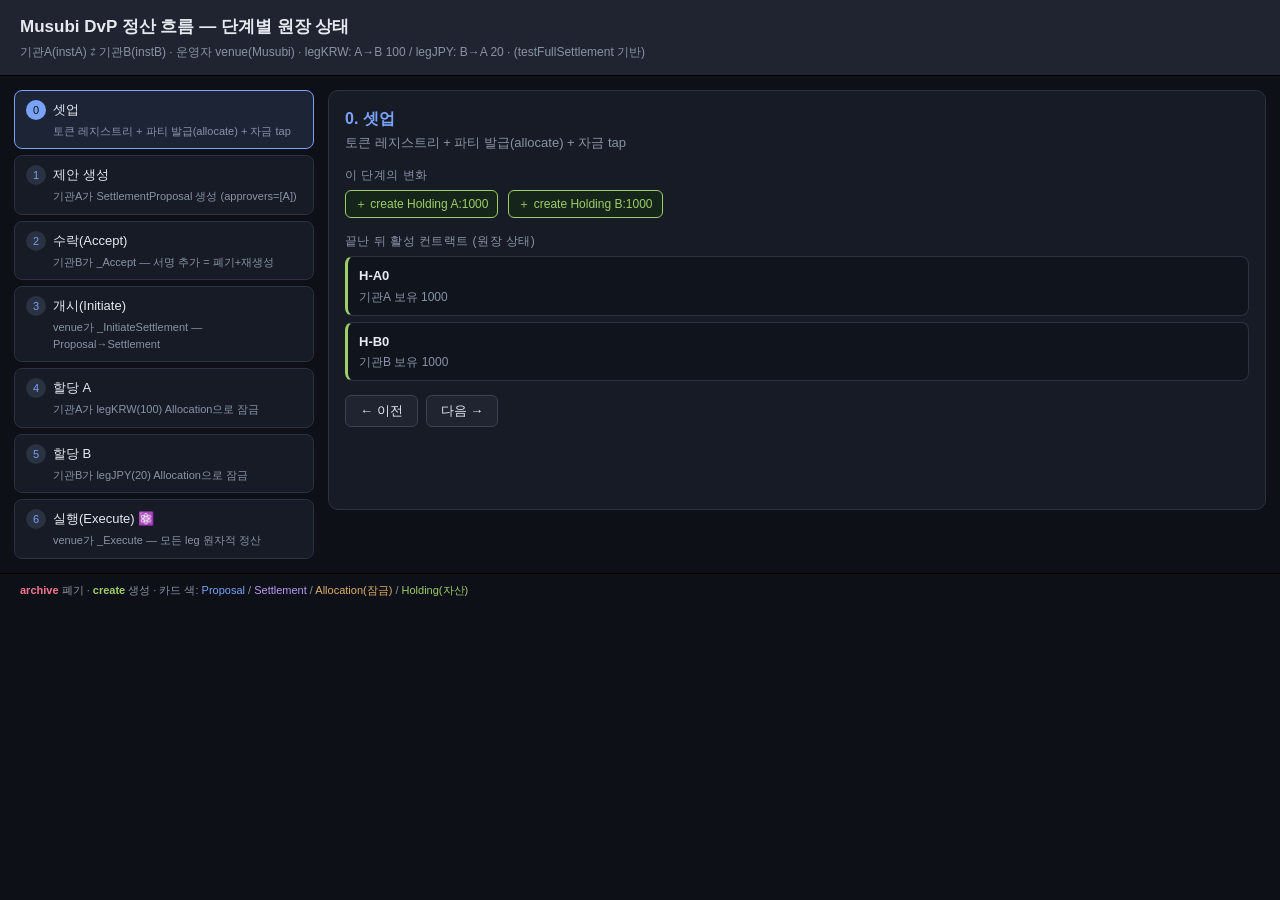
<file: dev/dvp-flow-dashboard.html>
<!DOCTYPE html>
<html lang="ko">
<head>
<meta charset="utf-8">
<meta name="viewport" content="width=device-width, initial-scale=1">
<title>Musubi DvP 정산 흐름 — 단계별 원장 상태</title>
<style>
  :root{--bg:#0d1017;--panel:#161b26;--bar:#1f2430;--fg:#e6e9ef;--mut:#8a93a5;
        --accent:#7aa2f7;--ok:#9ece6a;--del:#f7768e;--new:#9ece6a;--lock:#e0af68;}
  *{box-sizing:border-box}
  body{margin:0;background:var(--bg);color:var(--fg);
       font-family:-apple-system,BlinkMacSystemFont,"Segoe UI",sans-serif;line-height:1.5}
  header{padding:14px 20px;background:var(--bar);border-bottom:1px solid #000}
  header h1{margin:0;font-size:17px}
  header .sub{color:var(--mut);font-size:12px;margin-top:3px}
  .wrap{display:grid;grid-template-columns:300px 1fr;gap:14px;padding:14px;align-items:start}
  /* steps rail */
  .rail{display:flex;flex-direction:column;gap:6px}
  .step{background:var(--panel);border:1px solid #2a3140;border-radius:8px;padding:9px 11px;
        cursor:pointer;font-size:13px}
  .step:hover{border-color:var(--accent)}
  .step.active{border-color:var(--accent);background:#1c2436}
  .step .n{display:inline-block;width:20px;height:20px;line-height:20px;text-align:center;
           background:#2a3140;border-radius:50%;font-size:11px;margin-right:7px;color:var(--accent)}
  .step.active .n{background:var(--accent);color:#0d1017}
  .step .who{color:var(--mut);font-size:11px;margin-top:3px;margin-left:27px}
  /* detail */
  .detail{background:var(--panel);border:1px solid #2a3140;border-radius:10px;padding:16px;min-height:420px}
  .detail h2{margin:0 0 2px;font-size:16px;color:var(--accent)}
  .detail .act{color:var(--mut);font-size:13px;margin-bottom:14px}
  .chg{display:flex;gap:10px;flex-wrap:wrap;margin-bottom:14px}
  .chip{font-size:12px;padding:4px 9px;border-radius:6px;border:1px solid}
  .chip.arch{color:var(--del);border-color:var(--del);background:#2a1620}
  .chip.crt{color:var(--new);border-color:var(--new);background:#16251a}
  .chip.none{color:var(--mut);border-color:#2a3140}
  .sectit{font-size:12px;color:var(--mut);text-transform:uppercase;letter-spacing:.04em;margin:14px 0 6px}
  .ledger{display:flex;flex-direction:column;gap:6px}
  .card{border:1px solid #2a3140;border-radius:8px;padding:9px 11px;background:#10141d;font-size:13px}
  .card.tpl-Proposal{border-left:3px solid var(--accent)}
  .card.tpl-Settlement{border-left:3px solid #bb9af7}
  .card.tpl-Alloc{border-left:3px solid var(--lock)}
  .card.tpl-Holding{border-left:3px solid var(--ok)}
  .card .t{font-weight:600}
  .card .f{color:var(--mut);font-size:12px;margin-top:2px}
  .card .nw{color:var(--new);font-size:11px;margin-left:6px}
  .nav{display:flex;gap:8px;margin-top:14px}
  .nav button{background:var(--bar);color:var(--fg);border:1px solid #3a4252;border-radius:6px;
              padding:6px 14px;cursor:pointer;font-size:13px}
  .nav button:hover{border-color:var(--accent)}
  .atom{margin-top:12px;padding:9px 11px;border-radius:8px;background:#16251a;border:1px solid var(--ok);
        color:var(--ok);font-size:12px;display:none}
  .legend{padding:8px 20px;color:var(--mut);font-size:11px;border-top:1px solid #000}
  .legend b{color:var(--fg)}
</style>
</head>
<body>
<header>
  <h1>Musubi DvP 정산 흐름 — 단계별 원장 상태</h1>
  <div class="sub">기관A(instA) ⇄ 기관B(instB) · 운영자 venue(Musubi) · legKRW: A→B 100 / legJPY: B→A 20 · (testFullSettlement 기반)</div>
</header>
<div class="wrap">
  <div class="rail" id="rail"></div>
  <div class="detail">
    <h2 id="d-title"></h2>
    <div class="act" id="d-act"></div>
    <div class="sectit">이 단계의 변화</div>
    <div class="chg" id="d-chg"></div>
    <div class="atom" id="d-atom">⚛️ 이 모든 폐기·생성이 <b>한 트랜잭션</b>에서 일어남 = 원자적(전부 or 전무)</div>
    <div class="sectit">끝난 뒤 활성 컨트랙트 (원장 상태)</div>
    <div class="ledger" id="d-ledger"></div>
    <div class="nav">
      <button id="prev">← 이전</button>
      <button id="next">다음 →</button>
    </div>
  </div>
</div>
<div class="legend">
  <b style="color:var(--del)">archive</b> 폐기 ·
  <b style="color:var(--new)">create</b> 생성 ·
  카드 색: <span style="color:var(--accent)">Proposal</span> /
  <span style="color:#bb9af7">Settlement</span> /
  <span style="color:var(--lock)">Allocation(잠금)</span> /
  <span style="color:var(--ok)">Holding(자산)</span>
</div>

<script>
// 활성 컨트랙트는 누적 상태로 표현 (cid 라벨)
const STEPS = [
  { t:"0. 셋업", who:"토큰 레지스트리 + 파티 발급(allocate) + 자금 tap",
    arch:[], crt:["Holding A:1000","Holding B:1000"],
    ledger:[["Holding","H-A0","기관A 보유 1000",false],["Holding","H-B0","기관B 보유 1000",false]] },
  { t:"1. 제안 생성", who:"기관A가 SettlementProposal 생성 (approvers=[A])",
    arch:[], crt:["Proposal#1"],
    ledger:[["Proposal","Proposal#1","approvers=[A] · legKRW(A→B100), legJPY(B→A20)",true],
            ["Holding","H-A0","기관A 1000",false],["Holding","H-B0","기관B 1000",false]] },
  { t:"2. 수락(Accept)", who:"기관B가 _Accept — 서명 추가 = 폐기+재생성",
    arch:["Proposal#1"], crt:["Proposal#2"],
    ledger:[["Proposal","Proposal#2","approvers=[B,A] · settlementCid=#1",true],
            ["Holding","H-A0","기관A 1000",false],["Holding","H-B0","기관B 1000",false]] },
  { t:"3. 개시(Initiate)", who:"venue가 _InitiateSettlement — Proposal→Settlement",
    arch:["Proposal#2"], crt:["Settlement#3"],
    ledger:[["Settlement","Settlement#3","transferLegs 2개 · prepareUntil/settleBefore",true],
            ["Holding","H-A0","기관A 1000",false],["Holding","H-B0","기관B 1000",false]] },
  { t:"4. 할당 A", who:"기관A가 legKRW(100) Allocation으로 잠금",
    arch:[], crt:["Alloc#KRW"],
    ledger:[["Settlement","Settlement#3","개시됨",false],
            ["Alloc","Alloc#KRW","기관A의 100 잠김 (legKRW)",true],
            ["Holding","H-A1","기관A 900 (잔여)",false],["Holding","H-B0","기관B 1000",false]] },
  { t:"5. 할당 B", who:"기관B가 legJPY(20) Allocation으로 잠금",
    arch:[], crt:["Alloc#JPY"],
    ledger:[["Settlement","Settlement#3","개시됨",false],
            ["Alloc","Alloc#KRW","기관A 100 잠김",false],
            ["Alloc","Alloc#JPY","기관B의 20 잠김 (legJPY)",true],
            ["Holding","H-A1","기관A 900",false],["Holding","H-B1","기관B 980",false]] },
  { t:"6. 실행(Execute) ⚛️", who:"venue가 _Execute — 모든 leg 원자적 정산",
    atom:true,
    arch:["Settlement#3","Alloc#KRW","Alloc#JPY"], crt:["Holding KRW→B 100","Holding JPY→A 20"],
    ledger:[["Holding","H-B2","기관B: KRW 100 수령 ✅ (+기존)",true],
            ["Holding","H-A2","기관A: JPY 20 수령 ✅ (+기존)",true],
            ["Holding","H-A1","기관A 900",false],["Holding","H-B1","기관B 980",false]] },
];

let cur = 0;
const rail = document.getElementById('rail');
STEPS.forEach((s,i)=>{
  const el = document.createElement('div'); el.className='step'; el.dataset.i=i;
  el.innerHTML = `<div><span class="n">${i}</span>${s.t.replace(/^\d+\.\s*/,'')}</div><div class="who">${s.who}</div>`;
  el.onclick = ()=>{cur=i;render();};
  rail.appendChild(el);
});

function tplClass(name){ if(name.startsWith('Proposal'))return'tpl-Proposal';
  if(name.startsWith('Settlement'))return'tpl-Settlement';
  if(name.startsWith('Alloc'))return'tpl-Alloc'; return'tpl-Holding'; }

function render(){
  const s = STEPS[cur];
  document.querySelectorAll('.step').forEach(e=>e.classList.toggle('active',+e.dataset.i===cur));
  document.getElementById('d-title').textContent = s.t;
  document.getElementById('d-act').textContent = s.who;
  // changes
  const chg = document.getElementById('d-chg'); chg.innerHTML='';
  if(!s.arch.length && !s.crt.length) chg.innerHTML='<span class="chip none">변화 없음</span>';
  s.arch.forEach(a=>chg.innerHTML+=`<span class="chip arch">✕ archive ${a}</span>`);
  s.crt.forEach(c=>chg.innerHTML+=`<span class="chip crt">＋ create ${c}</span>`);
  document.getElementById('d-atom').style.display = s.atom?'block':'none';
  // ledger
  const L = document.getElementById('d-ledger'); L.innerHTML='';
  s.ledger.forEach(([tpl,cid,desc,isNew])=>{
    L.innerHTML += `<div class="card ${tplClass(cid)}"><div class="t">${cid}
      ${isNew?'<span class="nw">● 새로 생김</span>':''}</div><div class="f">${desc}</div></div>`;
  });
}
document.getElementById('prev').onclick=()=>{if(cur>0){cur--;render();}};
document.getElementById('next').onclick=()=>{if(cur<STEPS.length-1){cur++;render();}};
document.addEventListener('keydown',e=>{if(e.key==='ArrowRight')document.getElementById('next').click();
  if(e.key==='ArrowLeft')document.getElementById('prev').click();});
render();
</script>
</body>
</html>
</file>
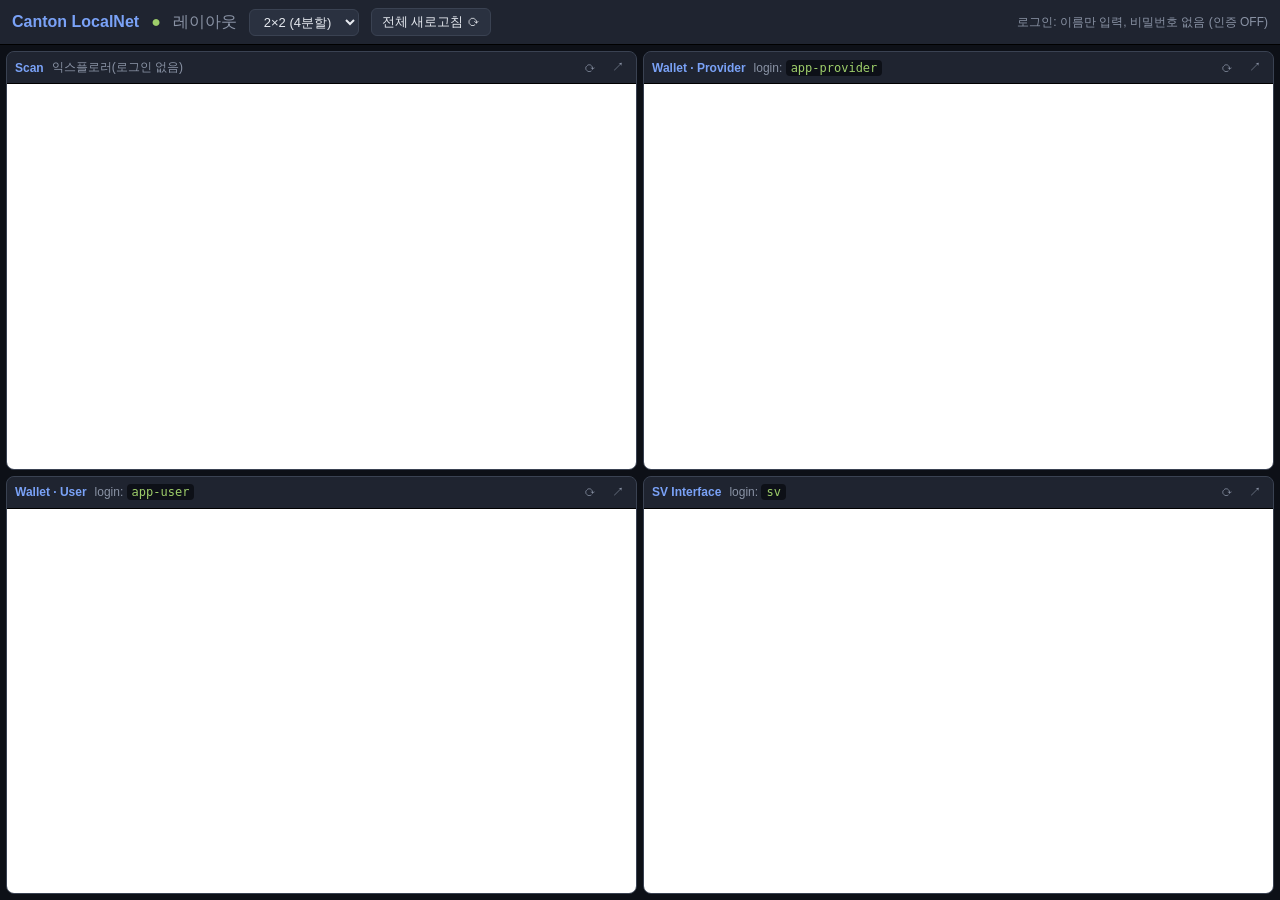
<file: dev/localnet-dashboard.html>
<!DOCTYPE html>
<html lang="ko">
<head>
<meta charset="utf-8">
<meta name="viewport" content="width=device-width, initial-scale=1">
<title>Canton LocalNet — 멀티뷰 대시보드</title>
<style>
  :root { --bar:#1f2430; --bar2:#2a3140; --fg:#e6e9ef; --accent:#7aa2f7; --ok:#9ece6a; }
  * { box-sizing: border-box; }
  html, body { margin:0; height:100%; background:#0d1017; color:var(--fg);
    font-family:-apple-system,BlinkMacSystemFont,"Segoe UI",sans-serif; }
  #toolbar { display:flex; align-items:center; gap:12px; padding:8px 12px;
    background:var(--bar); border-bottom:1px solid #000; flex-wrap:wrap; }
  #toolbar b { color:var(--accent); }
  #toolbar .dot { color:var(--ok); }
  #toolbar select, #toolbar button { background:var(--bar2); color:var(--fg);
    border:1px solid #3a4252; border-radius:6px; padding:4px 10px; font-size:13px; cursor:pointer; }
  #toolbar button:hover, #toolbar select:hover { border-color:var(--accent); }
  #grid { display:grid; gap:6px; padding:6px; height:calc(100% - 45px);
    grid-template-columns:repeat(2,1fr); grid-template-rows:repeat(2,1fr); }
  .pane { display:flex; flex-direction:column; background:var(--bar2);
    border:1px solid #3a4252; border-radius:8px; overflow:hidden; min-height:0; }
  .pane.hidden { display:none; }
  .pane header { display:flex; align-items:center; gap:8px; padding:5px 8px;
    background:var(--bar); font-size:12px; border-bottom:1px solid #000; }
  .pane header .name { font-weight:600; color:var(--accent); white-space:nowrap; }
  .pane header .who { color:#8a93a5; }
  .pane header .who code { background:#0d1017; padding:1px 5px; border-radius:4px; color:var(--ok); }
  .pane header .spacer { flex:1; }
  .pane header a, .pane header button { color:#8a93a5; text-decoration:none; font-size:12px;
    background:none; border:none; cursor:pointer; padding:2px 4px; }
  .pane header a:hover, .pane header button:hover { color:var(--fg); }
  .pane iframe { flex:1; width:100%; border:none; background:#fff; }
  .pane .noframe { flex:1; display:flex; flex-direction:column; align-items:center;
    justify-content:center; gap:14px; text-align:center; padding:16px; color:#8a93a5; }
  .pane .noframe p { margin:0; font-size:13px; max-width:240px; line-height:1.5; }
  .pane .noframe a { color:var(--accent); font-size:15px; font-weight:600; text-decoration:none;
    border:1px solid var(--accent); border-radius:8px; padding:8px 16px; }
  .pane .noframe a:hover { background:var(--accent); color:#0d1017; }
</style>
</head>
<body>
<div id="toolbar">
  <b>Canton LocalNet</b> <span class="dot">●</span>
  <span style="color:#8a93a5">레이아웃</span>
  <select id="layout">
    <option value="2x2" selected>2×2 (4분할)</option>
    <option value="2x1">2×1 (좌우)</option>
    <option value="1x1">1×1 (단일)</option>
  </select>
  <span id="picker" style="display:none; gap:6px;"></span>
  <button id="reloadAll">전체 새로고침 ⟳</button>
  <span style="flex:1"></span>
  <span style="color:#8a93a5; font-size:12px">로그인: 이름만 입력, 비밀번호 없음 (인증 OFF)</span>
</div>
<div id="grid"></div>

<script>
const PANES = [
  { id:'scan',     name:'Scan',          url:'http://scan.localhost:4000',          who:'익스플로러(로그인 없음)' },
  { id:'wprov',    name:'Wallet · Provider', url:'http://wallet.localhost:3000',     who:'login: <code>app-provider</code>' },
  { id:'wuser',    name:'Wallet · User',  url:'http://wallet.localhost:2000',        who:'login: <code>app-user</code>' },
  { id:'sv',       name:'SV Interface',   url:'http://sv.localhost:4000',            who:'login: <code>sv</code>' },
];
const LAYOUTS = {
  '2x2': { cols:2, rows:2, n:4 },
  '2x1': { cols:2, rows:1, n:2 },
  '1x1': { cols:1, rows:1, n:1 },
};
const grid = document.getElementById('grid');
const layoutSel = document.getElementById('layout');
const picker = document.getElementById('picker');

// 단일/좌우 레이아웃일 때 어떤 패널을 보일지 선택
let selection = ['scan','wprov','wuser','sv'];

function buildPanes() {
  grid.innerHTML = '';
  PANES.forEach(p => {
    const el = document.createElement('div');
    el.className = 'pane'; el.dataset.id = p.id;
    const body = p.noframe
      ? `<div class="noframe">
           <p>이 페이지는 보안 정책(X-Frame-Options)으로 격자 안에 넣을 수 없어요.</p>
           <a href="${p.url}" target="_blank">↗ 새 탭에서 열기</a>
         </div>`
      : `<iframe src="${p.url}" loading="lazy" allow="clipboard-read; clipboard-write"></iframe>`;
    el.innerHTML = `
      <header>
        <span class="name">${p.name}</span>
        <span class="who">${p.who}</span>
        <span class="spacer"></span>
        ${p.noframe ? '' : '<button title="새로고침" data-act="reload">⟳</button>'}
        <a href="${p.url}" target="_blank" title="새 탭에서 열기">↗</a>
      </header>
      ${body}`;
    const rl = el.querySelector('[data-act=reload]');
    if (rl) rl.onclick = () => { const f = el.querySelector('iframe'); f.src = f.src; };
    grid.appendChild(el);
  });
}

function applyLayout() {
  const L = LAYOUTS[layoutSel.value];
  grid.style.gridTemplateColumns = `repeat(${L.cols},1fr)`;
  grid.style.gridTemplateRows = `repeat(${L.rows},1fr)`;
  const visible = selection.slice(0, L.n);
  document.querySelectorAll('.pane').forEach(el => {
    el.classList.toggle('hidden', !visible.includes(el.dataset.id));
  });
  // 패널 선택 드롭다운 (단일/좌우/4분할에서 노출)
  picker.style.display = L.n < PANES.length ? 'inline-flex' : 'none';
  picker.innerHTML = '';
  if (L.n < PANES.length) {
    for (let i=0;i<L.n;i++) {
      const sel = document.createElement('select');
      PANES.forEach(p => {
        const o = document.createElement('option');
        o.value=p.id; o.textContent=p.name; if (p.id===visible[i]) o.selected=true;
        sel.appendChild(o);
      });
      sel.onchange = () => { selection[i]=sel.value; applyLayout(); };
      picker.appendChild(sel);
    }
  }
}

document.getElementById('reloadAll').onclick = () =>
  document.querySelectorAll('iframe').forEach(f => f.src = f.src);
layoutSel.onchange = applyLayout;

buildPanes();
applyLayout();
</script>
</body>
</html>
</file>
